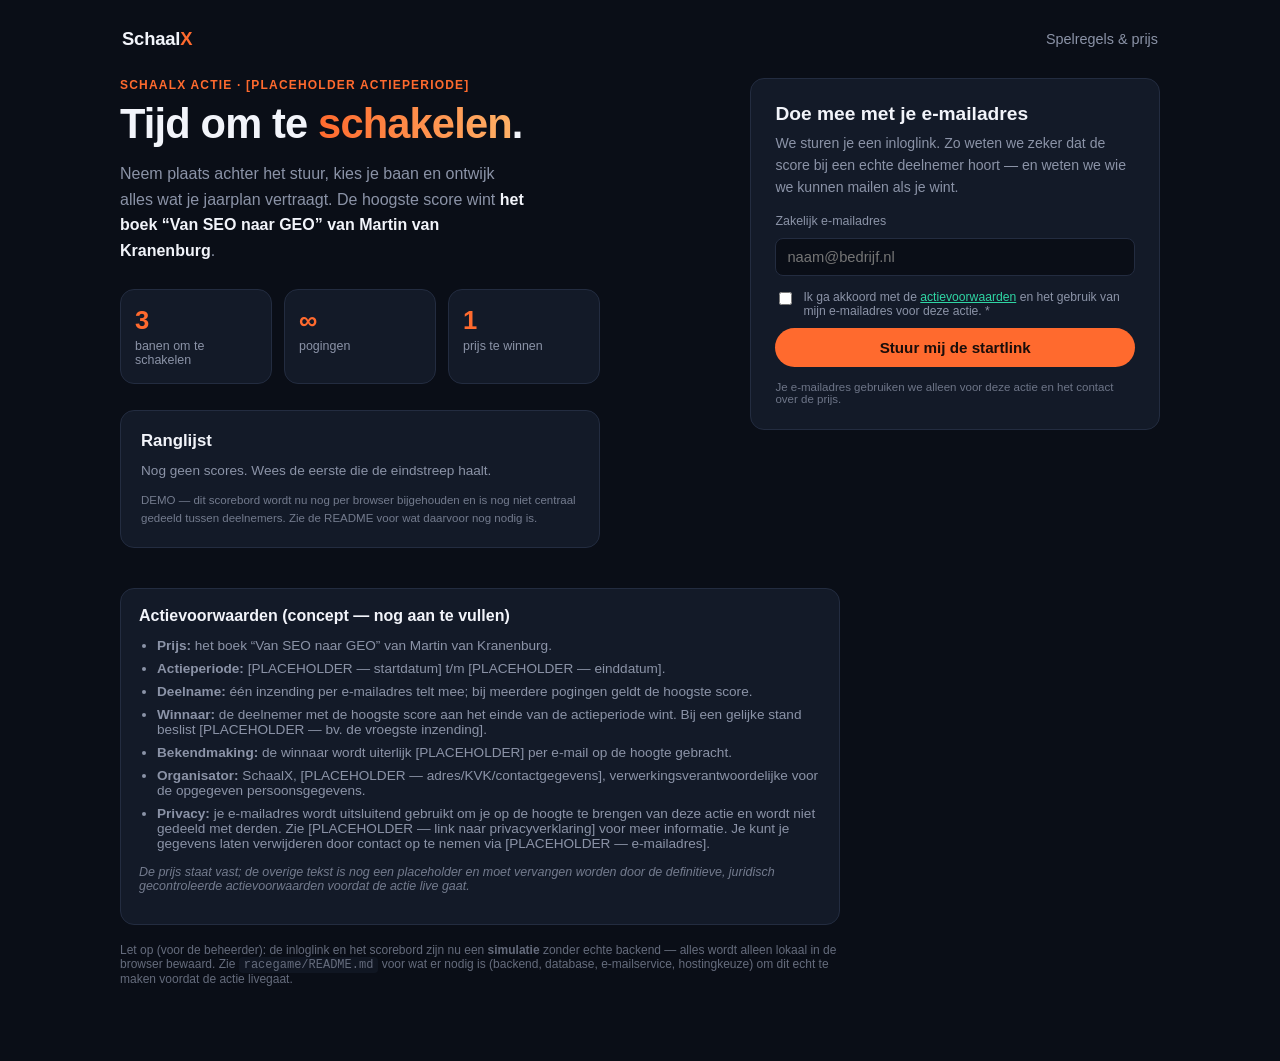
<file: racegame/index.html>
<!DOCTYPE html>
<html lang="nl">
<head>
<meta charset="UTF-8">
<meta name="viewport" content="width=device-width, initial-scale=1, maximum-scale=1, user-scalable=no">
<title>SchaalX — Tijd om te schakelen</title>
<meta name="description" content="Kies je baan, ontwijk de obstakels en race naar de hoogste score. Doe mee met je zakelijke e-mailadres.">
<link rel="stylesheet" href="styles.css">
</head>
<body>

<div class="page">

  <header class="top-nav">
    <div class="logo">Schaal<span class="logo-x">X</span></div>
    <a href="#voorwaarden" class="nav-link">Spelregels &amp; prijs</a>
  </header>

  <!-- ============ VIEW 1: landing + e-mail gate ============ -->
  <section class="view" id="view-landing">
    <div class="hero-grid">

      <div class="hero-copy">
        <p class="eyebrow" id="eyebrow-period">SCHAALX ACTIE &middot; [PLACEHOLDER ACTIEPERIODE]</p>
        <h1>Tijd om te <span class="accent-grad">schakelen</span>.</h1>
        <p class="hero-sub">
          Neem plaats achter het stuur, kies je baan en ontwijk alles wat je
          jaarplan vertraagt. De hoogste score wint
          <strong>het boek &ldquo;Van SEO naar GEO&rdquo; van Martin van Kranenburg</strong>.
        </p>

        <div class="stat-row">
          <div class="stat">
            <span class="stat-num">3</span>
            <span class="stat-label">banen om te schakelen</span>
          </div>
          <div class="stat">
            <span class="stat-num">&infin;</span>
            <span class="stat-label">pogingen</span>
          </div>
          <div class="stat">
            <span class="stat-num">1</span>
            <span class="stat-label">prijs te winnen</span>
          </div>
        </div>

        <div class="leaderboard-card">
          <h2>Ranglijst</h2>
          <ol class="leaderboard-list" id="leaderboard-list"></ol>
          <p class="leaderboard-empty hidden" id="leaderboard-empty">
            Nog geen scores. Wees de eerste die de eindstreep haalt.
          </p>
          <p class="leaderboard-note">
            DEMO &mdash; dit scorebord wordt nu nog per browser bijgehouden en is
            nog niet centraal gedeeld tussen deelnemers. Zie de README voor wat
            daarvoor nog nodig is.
          </p>
        </div>
      </div>

      <div class="gate-card">
        <h2>Doe mee met je e-mailadres</h2>
        <p class="gate-intro">
          We sturen je een inloglink. Zo weten we zeker dat de score bij een
          echte deelnemer hoort &mdash; en weten we wie we kunnen mailen als je wint.
        </p>

        <form id="gate-form" class="gate-form" novalidate>
          <label for="gate-email" class="field-label">Zakelijk e-mailadres</label>
          <input type="email" id="gate-email" name="gate-email" placeholder="naam@bedrijf.nl" required autocomplete="email" maxlength="160">

          <!-- Honeypot: onzichtbaar voor mensen, bots vullen dit vaak automatisch in -->
          <div class="hp-field" aria-hidden="true">
            <label for="gate-website">Website</label>
            <input type="text" id="gate-website" name="gate-website" tabindex="-1" autocomplete="off">
          </div>

          <label class="consent-label">
            <input type="checkbox" id="gate-consent" required>
            <span>Ik ga akkoord met de <a href="#voorwaarden">actievoorwaarden</a> en het gebruik van mijn e-mailadres voor deze actie. *</span>
          </label>

          <p class="form-error hidden" id="gate-error"></p>

          <button type="submit" class="btn btn-primary btn-block" id="btn-gate-submit">Stuur mij de startlink</button>
          <p class="gate-fineprint">Je e-mailadres gebruiken we alleen voor deze actie en het contact over de prijs.</p>
        </form>
      </div>

    </div>
  </section>

  <!-- ============ VIEW 2: "check je inbox" (gesimuleerd) ============ -->
  <section class="view hidden" id="view-checkinbox">
    <div class="narrow-card">
      <h2>Check je inbox</h2>
      <p>We hebben een inloglink gestuurd naar <strong id="checkinbox-email"></strong>.</p>

      <div class="sim-note">
        <p>
          <strong>Simulatiemodus:</strong> er is nog geen echte backend
          gekoppeld, dus er wordt geen echte e-mail verstuurd. Klik hieronder
          om te doen alsof je op de link in je mail hebt geklikt.
        </p>
        <button class="btn btn-primary btn-block" id="btn-sim-verify">Simuleer: link geopend &rarr;</button>
      </div>

      <button class="btn btn-secondary btn-block" id="btn-gate-back">Ander e-mailadres gebruiken</button>
    </div>
  </section>

  <!-- ============ VIEW 3: het spel ============ -->
  <section class="view hidden" id="view-game">
    <div class="game-card">

      <div class="hud">
        <div class="hud-item">
          <span class="hud-label">Score</span>
          <span class="hud-value" id="hud-score">0</span>
        </div>
        <div class="hud-item">
          <span class="hud-label">High score</span>
          <span class="hud-value" id="hud-highscore">0</span>
        </div>
      </div>

      <div class="stage" id="stage">
        <canvas id="game-canvas" width="360" height="560" aria-label="Speelveld van de baanrace game"></canvas>

        <!-- Start overlay -->
        <div class="overlay" id="overlay-start">
          <h2>Klaar voor de start?</h2>
          <p>Wissel van baan en ontwijk de obstakels. Hoe langer je overleeft, hoe hoger je score.</p>
          <p class="controls-hint">
            <strong>Desktop:</strong> pijltjestoetsen of A / D<br>
            <strong>Mobiel:</strong> tik links of rechts van de auto
          </p>
          <button class="btn btn-primary" id="btn-start">Start spel</button>
        </div>

        <!-- Game over overlay -->
        <div class="overlay hidden" id="overlay-gameover">
          <h2>Botsing!</h2>
          <p class="final-score">Je haalde <span id="final-score">0</span> punten.</p>
          <p class="new-record hidden" id="new-record">Nieuw persoonlijk record!</p>
          <p class="leaderboard-status" id="leaderboard-status"></p>

          <div class="form-actions">
            <button class="btn btn-primary" id="btn-again">Opnieuw rijden</button>
            <button class="btn btn-secondary" id="btn-view-leaderboard">Naar de ranglijst</button>
          </div>
        </div>
      </div>

      <!-- Touch controls voor mobiel -->
      <div class="touch-controls" id="touch-controls" aria-hidden="true">
        <button class="touch-btn" id="touch-left" aria-label="Naar links">&#9664;</button>
        <button class="touch-btn" id="touch-right" aria-label="Naar rechts">&#9654;</button>
      </div>

    </div>
  </section>

  <section class="terms" id="voorwaarden">
    <h2>Actievoorwaarden (concept &mdash; nog aan te vullen)</h2>
    <ul>
      <li><strong>Prijs:</strong> het boek &ldquo;Van SEO naar GEO&rdquo; van Martin van Kranenburg.</li>
      <li><strong>Actieperiode:</strong> [PLACEHOLDER &mdash; startdatum] t/m [PLACEHOLDER &mdash; einddatum].</li>
      <li><strong>Deelname:</strong> één inzending per e-mailadres telt mee; bij meerdere pogingen geldt de hoogste score.</li>
      <li><strong>Winnaar:</strong> de deelnemer met de hoogste score aan het einde van de actieperiode wint. Bij een gelijke stand beslist [PLACEHOLDER &mdash; bv. de vroegste inzending].</li>
      <li><strong>Bekendmaking:</strong> de winnaar wordt uiterlijk [PLACEHOLDER] per e-mail op de hoogte gebracht.</li>
      <li><strong>Organisator:</strong> SchaalX, [PLACEHOLDER &mdash; adres/KVK/contactgegevens], verwerkingsverantwoordelijke voor de opgegeven persoonsgegevens.</li>
      <li><strong>Privacy:</strong> je e-mailadres wordt uitsluitend gebruikt om je op de hoogte te brengen van deze actie en wordt niet gedeeld met derden. Zie [PLACEHOLDER &mdash; link naar privacyverklaring] voor meer informatie. Je kunt je gegevens laten verwijderen door contact op te nemen via [PLACEHOLDER &mdash; e-mailadres].</li>
    </ul>
    <p class="terms-note">De prijs staat vast; de overige tekst is nog een placeholder en moet vervangen worden door de definitieve, juridisch gecontroleerde actievoorwaarden voordat de actie live gaat.</p>
  </section>

  <p class="tech-note" id="tech-note">
    Let op (voor de beheerder): de inloglink en het scorebord zijn nu een
    <strong>simulatie</strong> zonder echte backend &mdash; alles wordt alleen lokaal
    in de browser bewaard. Zie <code>racegame/README.md</code> voor wat er
    nodig is (backend, database, e-mailservice, hostingkeuze) om dit echt te
    maken voordat de actie livegaat.
  </p>

</div>

<script src="script.js"></script>
</body>
</html>
</file>
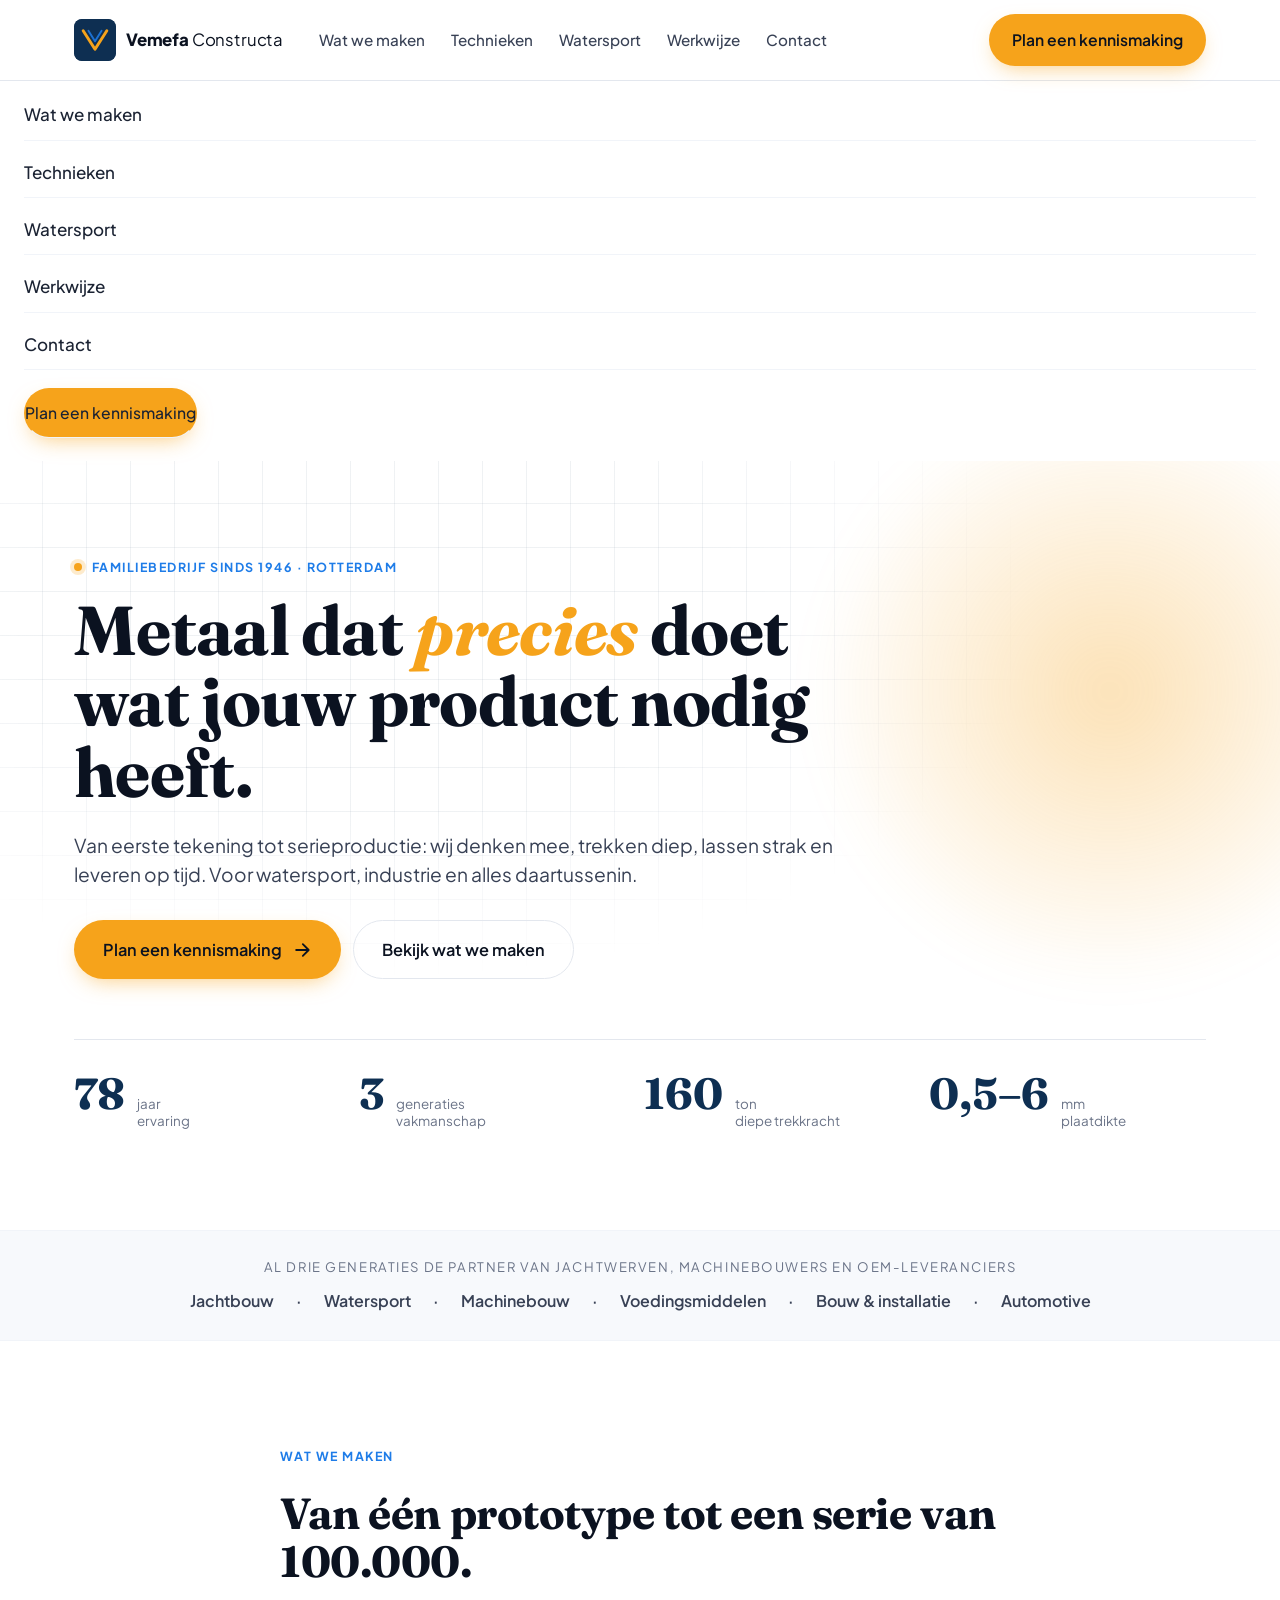
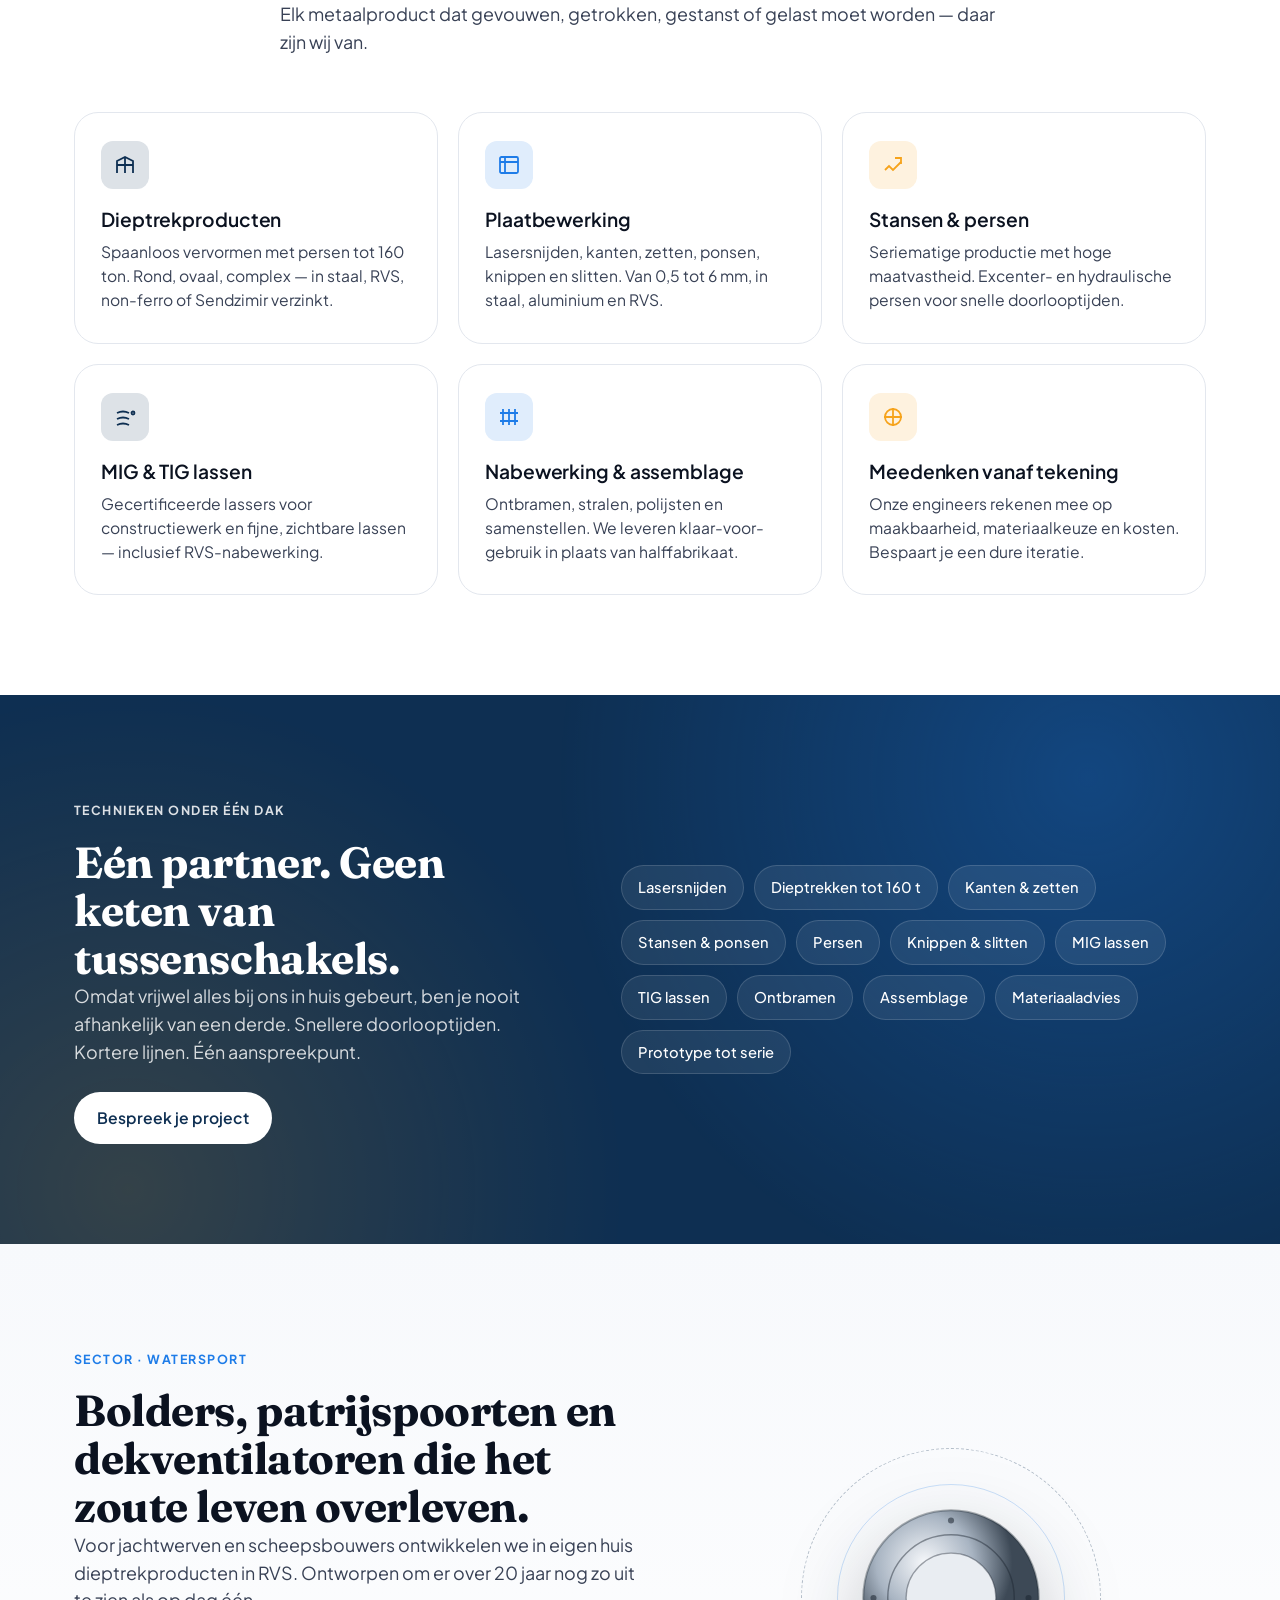
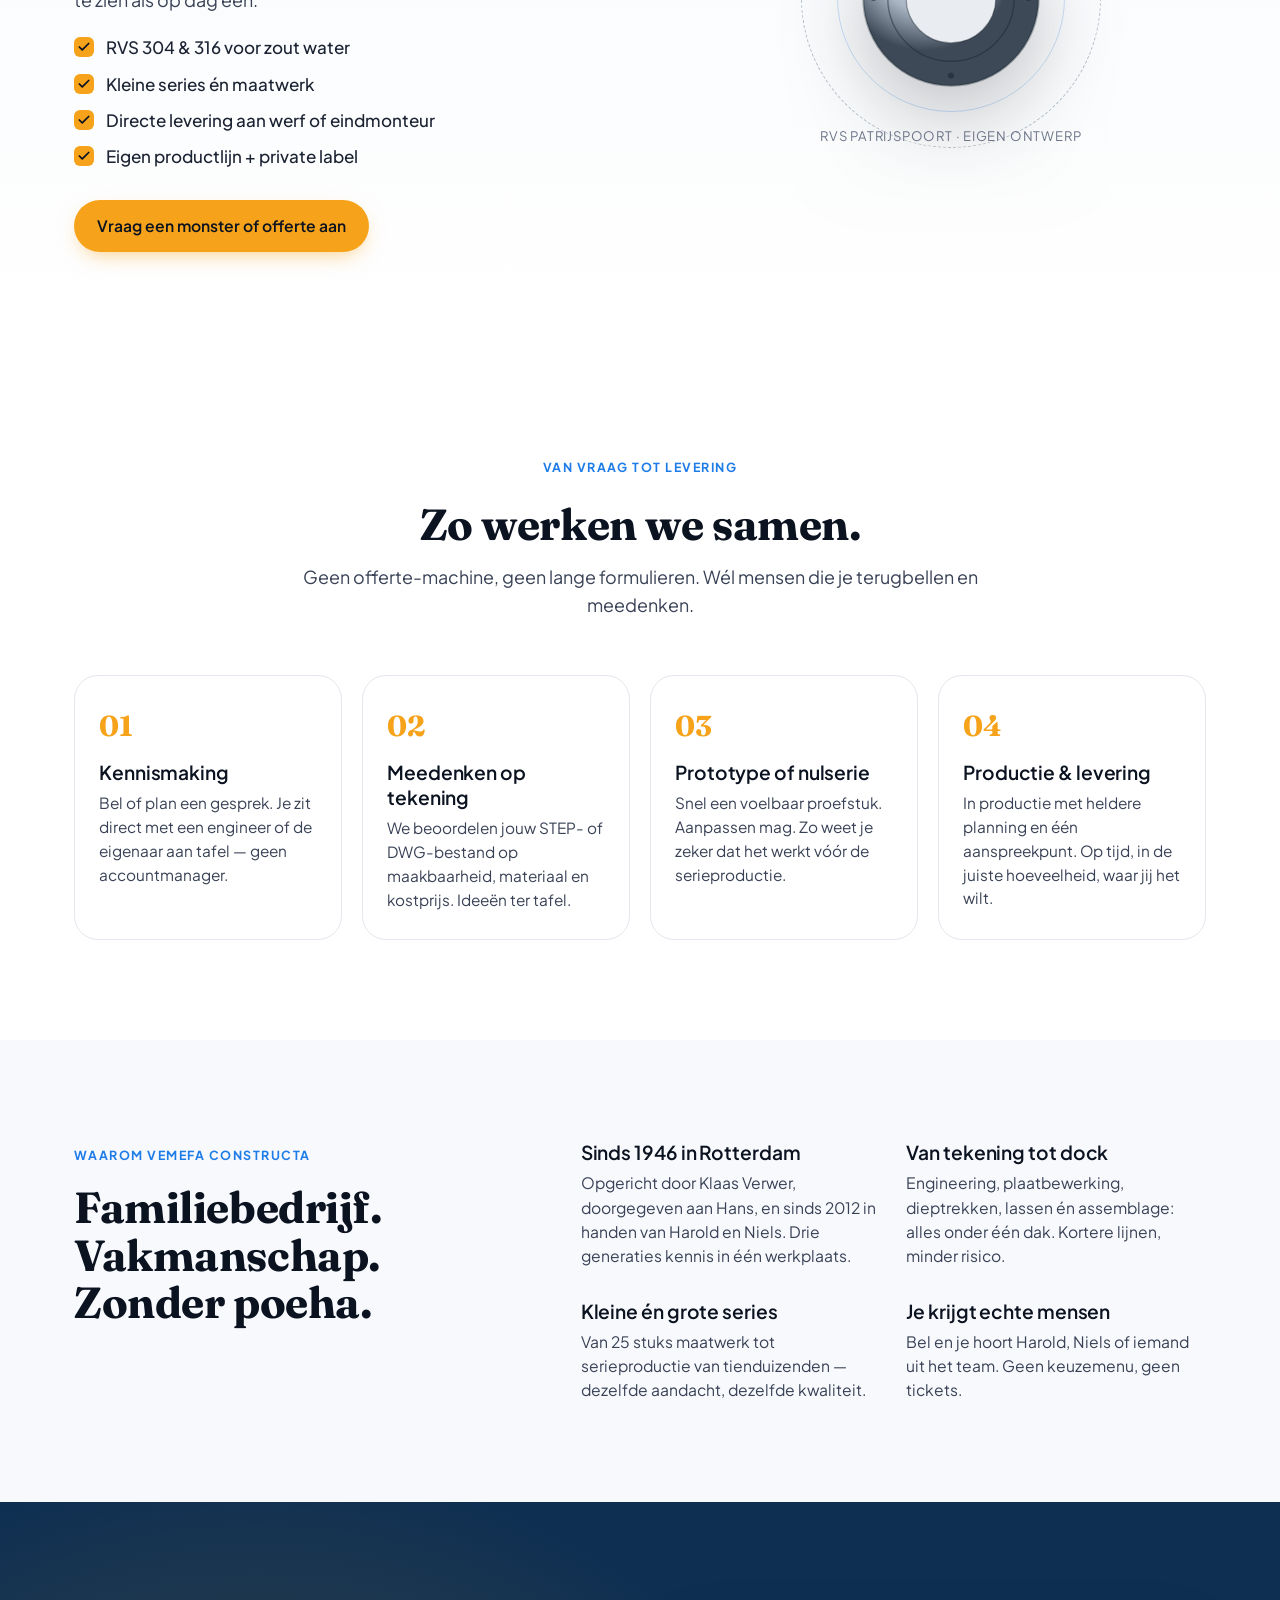
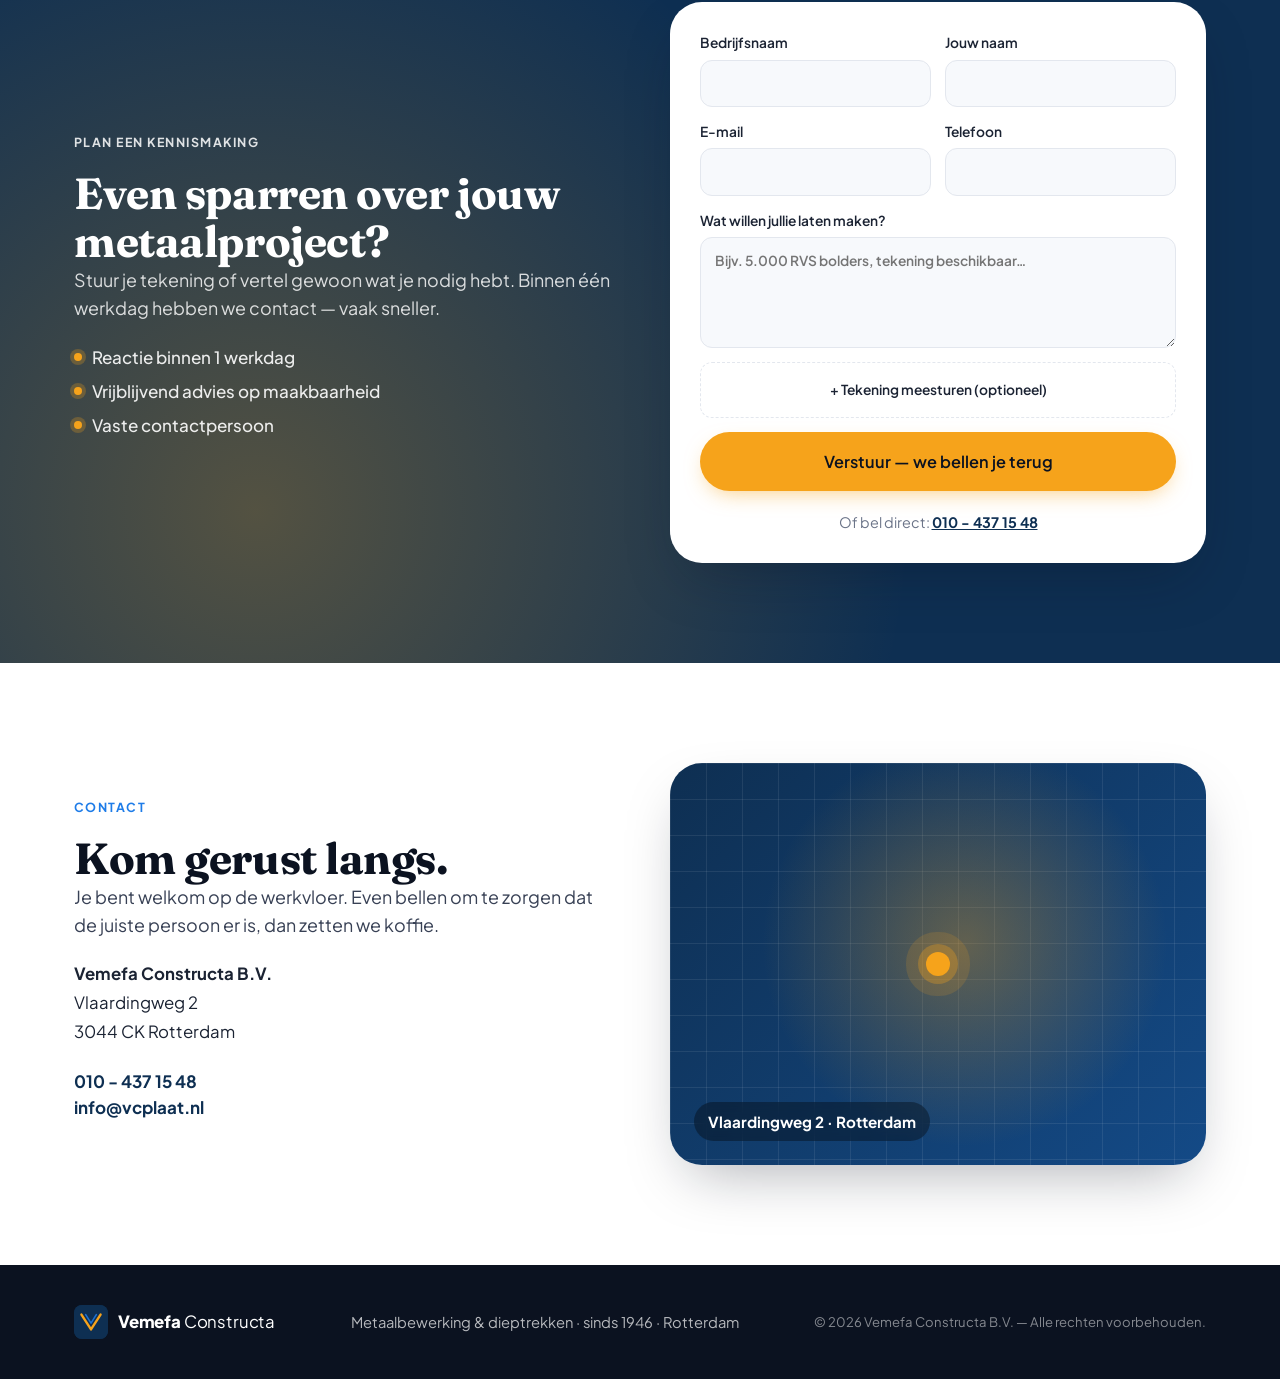
<file: site/index.html>
<!doctype html>
<html lang="nl">
<head>
<meta charset="utf-8">
<meta name="viewport" content="width=device-width,initial-scale=1">
<title>Vemefa Constructa — Metaalbewerking & dieptrekken uit Rotterdam sinds 1946</title>
<meta name="description" content="Familiebedrijf voor plaatbewerking, dieptrekken en watersport-metaalwerk. Denk mee vanaf tekening, lever binnen deadline. Plan een kennismaking.">
<link rel="preconnect" href="https://fonts.googleapis.com">
<link rel="preconnect" href="https://fonts.gstatic.com" crossorigin>
<link href="https://fonts.googleapis.com/css2?family=Plus+Jakarta+Sans:wght@400;500;600;700;800&family=Fraunces:opsz,wght@9..144,500;9..144,700&display=swap" rel="stylesheet">
<link rel="stylesheet" href="styles.css">
</head>
<body>

<header class="nav">
  <div class="nav__inner container">
    <a href="#top" class="brand" aria-label="Vemefa Constructa — home">
      <img src="assets/logo.svg" alt="" class="brand__mark" width="42" height="42">
      <span class="brand__word"><strong>Vemefa</strong> Constructa</span>
    </a>
    <nav class="nav__links" aria-label="Hoofdmenu">
      <a href="#werk">Wat we maken</a>
      <a href="#technieken">Technieken</a>
      <a href="#watersport">Watersport</a>
      <a href="#werkwijze">Werkwijze</a>
      <a href="#contact">Contact</a>
    </nav>
    <a href="#afspraak" class="btn btn--primary nav__cta">Plan een kennismaking</a>
    <button class="nav__toggle" aria-label="Menu openen" aria-controls="mobile-menu" aria-expanded="false">
      <span></span><span></span><span></span>
    </button>
  </div>
  <div id="mobile-menu" class="nav__mobile" hidden>
    <a href="#werk">Wat we maken</a>
    <a href="#technieken">Technieken</a>
    <a href="#watersport">Watersport</a>
    <a href="#werkwijze">Werkwijze</a>
    <a href="#contact">Contact</a>
    <a href="#afspraak" class="btn btn--primary">Plan een kennismaking</a>
  </div>
</header>

<main id="top">

  <!-- HERO -->
  <section class="hero">
    <div class="hero__bg" aria-hidden="true">
      <div class="hero__grid"></div>
      <div class="hero__glow"></div>
    </div>
    <div class="container hero__inner">
      <p class="eyebrow"><span class="dot"></span> Familiebedrijf sinds 1946 · Rotterdam</p>
      <h1 class="hero__title">
        Metaal dat <span class="ink">precies</span> doet<br>
        wat jouw product nodig heeft.
      </h1>
      <p class="hero__lede">
        Van eerste tekening tot serieproductie: wij denken mee, trekken diep,
        lassen strak en leveren op tijd. Voor watersport, industrie en alles
        daartussenin.
      </p>
      <div class="hero__cta">
        <a href="#afspraak" class="btn btn--primary btn--lg">
          Plan een kennismaking
          <svg width="20" height="20" viewBox="0 0 24 24" fill="none" stroke="currentColor" stroke-width="2.2" stroke-linecap="round" stroke-linejoin="round"><path d="M5 12h14M13 5l7 7-7 7"/></svg>
        </a>
        <a href="#werk" class="btn btn--ghost btn--lg">Bekijk wat we maken</a>
      </div>

      <ul class="stats" role="list">
        <li><span class="stats__num" data-count="78">78</span><span class="stats__label">jaar<br>ervaring</span></li>
        <li><span class="stats__num" data-count="3">3</span><span class="stats__label">generaties<br>vakmanschap</span></li>
        <li><span class="stats__num" data-count="160">160</span><span class="stats__label">ton<br>diepe trekkracht</span></li>
        <li><span class="stats__num" data-count="0.5">0,5–6</span><span class="stats__label">mm<br>plaatdikte</span></li>
      </ul>
    </div>
  </section>

  <!-- LOGOWALL / VERTROUWEN -->
  <section class="trust">
    <div class="container">
      <p class="trust__label">Al drie generaties de partner van jachtwerven, machinebouwers en OEM-leveranciers</p>
      <div class="trust__row" aria-hidden="true">
        <span>Jachtbouw</span><span>·</span>
        <span>Watersport</span><span>·</span>
        <span>Machinebouw</span><span>·</span>
        <span>Voedingsmiddelen</span><span>·</span>
        <span>Bouw &amp; installatie</span><span>·</span>
        <span>Automotive</span>
      </div>
    </div>
  </section>

  <!-- WAT WE MAKEN -->
  <section id="werk" class="section">
    <div class="container">
      <header class="section__head">
        <p class="eyebrow">Wat we maken</p>
        <h2>Van één prototype tot een serie van 100.000.</h2>
        <p class="lede">Elk metaalproduct dat gevouwen, getrokken, gestanst of gelast moet worden — daar zijn wij van.</p>
      </header>

      <div class="cards">
        <article class="card">
          <div class="card__icon" style="--tint:var(--brand-primary)">
            <svg viewBox="0 0 24 24" fill="none" stroke="currentColor" stroke-width="1.8"><path d="M4 20V8l8-4 8 4v12"/><path d="M4 12h16"/><path d="M12 4v16"/></svg>
          </div>
          <h3>Dieptrekproducten</h3>
          <p>Spaanloos vervormen met persen tot 160 ton. Rond, ovaal, complex — in staal, RVS, non-ferro of Sendzimir verzinkt.</p>
        </article>
        <article class="card">
          <div class="card__icon" style="--tint:var(--brand-secondary)">
            <svg viewBox="0 0 24 24" fill="none" stroke="currentColor" stroke-width="1.8"><rect x="3" y="4" width="18" height="16" rx="1.5"/><path d="M3 9h18M8 4v16"/></svg>
          </div>
          <h3>Plaatbewerking</h3>
          <p>Lasersnijden, kanten, zetten, ponsen, knippen en slitten. Van 0,5 tot 6 mm, in staal, aluminium en RVS.</p>
        </article>
        <article class="card">
          <div class="card__icon" style="--tint:var(--brand-tertiary)">
            <svg viewBox="0 0 24 24" fill="none" stroke="currentColor" stroke-width="1.8"><path d="M4 17l4-4 4 4 8-8"/><path d="M14 5h6v6"/></svg>
          </div>
          <h3>Stansen &amp; persen</h3>
          <p>Seriematige productie met hoge maatvastheid. Excenter- en hydraulische persen voor snelle doorlooptijden.</p>
        </article>
        <article class="card">
          <div class="card__icon" style="--tint:var(--brand-primary)">
            <svg viewBox="0 0 24 24" fill="none" stroke="currentColor" stroke-width="1.8"><path d="M4 20c4-2 8-2 12 0"/><path d="M4 14c4-2 8-2 12 0"/><path d="M4 8c4-2 8-2 12 0"/><circle cx="20" cy="8" r="1.5"/></svg>
          </div>
          <h3>MIG &amp; TIG lassen</h3>
          <p>Gecertificeerde lassers voor constructiewerk en fijne, zichtbare lassen — inclusief RVS-nabewerking.</p>
        </article>
        <article class="card">
          <div class="card__icon" style="--tint:var(--brand-secondary)">
            <svg viewBox="0 0 24 24" fill="none" stroke="currentColor" stroke-width="1.8"><path d="M6 4v16"/><path d="M12 4v16"/><path d="M18 4v16"/><path d="M3 8h18M3 16h18"/></svg>
          </div>
          <h3>Nabewerking &amp; assemblage</h3>
          <p>Ontbramen, stralen, polijsten en samenstellen. We leveren klaar-voor-gebruik in plaats van halffabrikaat.</p>
        </article>
        <article class="card">
          <div class="card__icon" style="--tint:var(--brand-tertiary)">
            <svg viewBox="0 0 24 24" fill="none" stroke="currentColor" stroke-width="1.8"><path d="M12 3v18M3 12h18"/><circle cx="12" cy="12" r="8"/></svg>
          </div>
          <h3>Meedenken vanaf tekening</h3>
          <p>Onze engineers rekenen mee op maakbaarheid, materiaalkeuze en kosten. Bespaart je een dure iteratie.</p>
        </article>
      </div>
    </div>
  </section>

  <!-- TECHNIEKEN STRIP -->
  <section id="technieken" class="techniques">
    <div class="container">
      <div class="techniques__grid">
        <div>
          <p class="eyebrow eyebrow--light">Technieken onder één dak</p>
          <h2 class="techniques__title">Eén partner. Geen keten van tussenschakels.</h2>
          <p class="lede lede--light">Omdat vrijwel alles bij ons in huis gebeurt, ben je nooit afhankelijk van een derde. Snellere doorlooptijden. Kortere lijnen. Één aanspreekpunt.</p>
          <a href="#afspraak" class="btn btn--white">Bespreek je project</a>
        </div>
        <ul class="chips" role="list">
          <li>Lasersnijden</li>
          <li>Dieptrekken tot 160 t</li>
          <li>Kanten &amp; zetten</li>
          <li>Stansen &amp; ponsen</li>
          <li>Persen</li>
          <li>Knippen &amp; slitten</li>
          <li>MIG lassen</li>
          <li>TIG lassen</li>
          <li>Ontbramen</li>
          <li>Assemblage</li>
          <li>Materiaaladvies</li>
          <li>Prototype tot serie</li>
        </ul>
      </div>
    </div>
  </section>

  <!-- WATERSPORT SPOTLIGHT -->
  <section id="watersport" class="spotlight">
    <div class="container spotlight__inner">
      <div class="spotlight__copy">
        <p class="eyebrow">Sector · Watersport</p>
        <h2>Bolders, patrijspoorten en dekventilatoren die het zoute leven overleven.</h2>
        <p class="lede">Voor jachtwerven en scheepsbouwers ontwikkelen we in eigen huis dieptrekproducten in RVS. Ontworpen om er over 20 jaar nog zo uit te zien als op dag één.</p>
        <ul class="ticks" role="list">
          <li>RVS 304 &amp; 316 voor zout water</li>
          <li>Kleine series én maatwerk</li>
          <li>Directe levering aan werf of eindmonteur</li>
          <li>Eigen productlijn + private label</li>
        </ul>
        <a href="#afspraak" class="btn btn--primary">Vraag een monster of offerte aan</a>
      </div>
      <div class="spotlight__visual" aria-hidden="true">
        <div class="spotlight__ring"></div>
        <div class="spotlight__ring spotlight__ring--2"></div>
        <div class="spotlight__product">
          <svg viewBox="0 0 200 200" width="100%" height="100%">
            <defs>
              <radialGradient id="metal" cx="35%" cy="30%">
                <stop offset="0%" stop-color="#f6f8fb"/>
                <stop offset="55%" stop-color="#a8b4c2"/>
                <stop offset="100%" stop-color="#3d4956"/>
              </radialGradient>
            </defs>
            <circle cx="100" cy="100" r="86" fill="url(#metal)"/>
            <circle cx="100" cy="100" r="86" fill="none" stroke="#1c2530" stroke-width="2" opacity=".35"/>
            <circle cx="100" cy="100" r="62" fill="none" stroke="#1c2530" stroke-width="1.4" opacity=".45"/>
            <circle cx="100" cy="100" r="44" fill="#e9edf2"/>
            <circle cx="100" cy="100" r="44" fill="none" stroke="#1c2530" stroke-width="1.2" opacity=".4"/>
            <g fill="#1c2530" opacity=".55">
              <circle cx="100" cy="24"  r="3"/>
              <circle cx="176" cy="100" r="3"/>
              <circle cx="100" cy="176" r="3"/>
              <circle cx="24"  cy="100" r="3"/>
            </g>
          </svg>
          <span class="spotlight__caption">RVS patrijspoort · eigen ontwerp</span>
        </div>
      </div>
    </div>
  </section>

  <!-- WERKWIJZE -->
  <section id="werkwijze" class="section">
    <div class="container">
      <header class="section__head section__head--center">
        <p class="eyebrow">Van vraag tot levering</p>
        <h2>Zo werken we samen.</h2>
        <p class="lede">Geen offerte-machine, geen lange formulieren. Wél mensen die je terugbellen en meedenken.</p>
      </header>

      <ol class="steps" role="list">
        <li class="step">
          <span class="step__num">01</span>
          <h3>Kennismaking</h3>
          <p>Bel of plan een gesprek. Je zit direct met een engineer of de eigenaar aan tafel — geen accountmanager.</p>
        </li>
        <li class="step">
          <span class="step__num">02</span>
          <h3>Meedenken op tekening</h3>
          <p>We beoordelen jouw STEP- of DWG-bestand op maakbaarheid, materiaal en kostprijs. Ideeën ter tafel.</p>
        </li>
        <li class="step">
          <span class="step__num">03</span>
          <h3>Prototype of nulserie</h3>
          <p>Snel een voelbaar proefstuk. Aanpassen mag. Zo weet je zeker dat het werkt vóór de serieproductie.</p>
        </li>
        <li class="step">
          <span class="step__num">04</span>
          <h3>Productie &amp; levering</h3>
          <p>In productie met heldere planning en één aanspreekpunt. Op tijd, in de juiste hoeveelheid, waar jij het wilt.</p>
        </li>
      </ol>
    </div>
  </section>

  <!-- WAAROM -->
  <section class="why">
    <div class="container why__grid">
      <div class="why__intro">
        <p class="eyebrow">Waarom Vemefa Constructa</p>
        <h2>Familiebedrijf. Vakmanschap. Zonder poeha.</h2>
      </div>
      <div class="why__points">
        <div>
          <h3>Sinds 1946 in Rotterdam</h3>
          <p>Opgericht door Klaas Verwer, doorgegeven aan Hans, en sinds 2012 in handen van Harold en Niels. Drie generaties kennis in één werkplaats.</p>
        </div>
        <div>
          <h3>Van tekening tot dock</h3>
          <p>Engineering, plaatbewerking, dieptrekken, lassen én assemblage: alles onder één dak. Kortere lijnen, minder risico.</p>
        </div>
        <div>
          <h3>Kleine én grote series</h3>
          <p>Van 25 stuks maatwerk tot serieproductie van tienduizenden — dezelfde aandacht, dezelfde kwaliteit.</p>
        </div>
        <div>
          <h3>Je krijgt echte mensen</h3>
          <p>Bel en je hoort Harold, Niels of iemand uit het team. Geen keuzemenu, geen tickets.</p>
        </div>
      </div>
    </div>
  </section>

  <!-- CTA / AFSPRAAK -->
  <section id="afspraak" class="cta">
    <div class="container cta__inner">
      <div>
        <p class="eyebrow eyebrow--light">Plan een kennismaking</p>
        <h2>Even sparren over jouw metaalproject?</h2>
        <p class="lede lede--light">Stuur je tekening of vertel gewoon wat je nodig hebt. Binnen één werkdag hebben we contact — vaak sneller.</p>
        <ul class="cta__perks" role="list">
          <li>Reactie binnen 1 werkdag</li>
          <li>Vrijblijvend advies op maakbaarheid</li>
          <li>Vaste contactpersoon</li>
        </ul>
      </div>
      <form class="form" id="contactForm" novalidate>
        <div class="form__row">
          <label>Bedrijfsnaam
            <input name="company" required autocomplete="organization">
          </label>
          <label>Jouw naam
            <input name="name" required autocomplete="name">
          </label>
        </div>
        <div class="form__row">
          <label>E-mail
            <input type="email" name="email" required autocomplete="email">
          </label>
          <label>Telefoon
            <input type="tel" name="phone" autocomplete="tel">
          </label>
        </div>
        <label>Wat willen jullie laten maken?
          <textarea name="message" rows="4" placeholder="Bijv. 5.000 RVS bolders, tekening beschikbaar…" required></textarea>
        </label>
        <label class="upload">
          <input type="file" name="file" accept=".pdf,.dwg,.step,.stp,.igs,.iges,.zip">
          <span>+ Tekening meesturen (optioneel)</span>
        </label>
        <button type="submit" class="btn btn--primary btn--lg btn--block">
          Verstuur — we bellen je terug
        </button>
        <p class="form__note">Of bel direct: <a href="tel:+31104371548">010 - 437 15 48</a></p>
      </form>
    </div>
  </section>

  <!-- CONTACT -->
  <section id="contact" class="contact">
    <div class="container contact__grid">
      <div>
        <p class="eyebrow">Contact</p>
        <h2>Kom gerust langs.</h2>
        <p class="lede">Je bent welkom op de werkvloer. Even bellen om te zorgen dat de juiste persoon er is, dan zetten we koffie.</p>
        <address class="contact__addr">
          <strong>Vemefa Constructa B.V.</strong><br>
          Vlaardingweg 2<br>
          3044 CK Rotterdam
        </address>
        <p class="contact__lines">
          <a href="tel:+31104371548">010 - 437 15 48</a><br>
          <a href="mailto:info@vcplaat.nl">info@vcplaat.nl</a>
        </p>
      </div>
      <div class="map" aria-hidden="true">
        <div class="map__pin"></div>
        <span class="map__label">Vlaardingweg 2 · Rotterdam</span>
      </div>
    </div>
  </section>
</main>

<footer class="foot">
  <div class="container foot__inner">
    <div class="brand">
      <img src="assets/logo.svg" alt="" class="brand__mark" width="34" height="34">
      <span class="brand__word"><strong>Vemefa</strong> Constructa</span>
    </div>
    <p class="foot__tag">Metaalbewerking &amp; dieptrekken · sinds 1946 · Rotterdam</p>
    <p class="foot__legal">© <span id="year">2026</span> Vemefa Constructa B.V. — Alle rechten voorbehouden.</p>
  </div>
</footer>

<script src="script.js" defer></script>
</body>
</html>
</file>
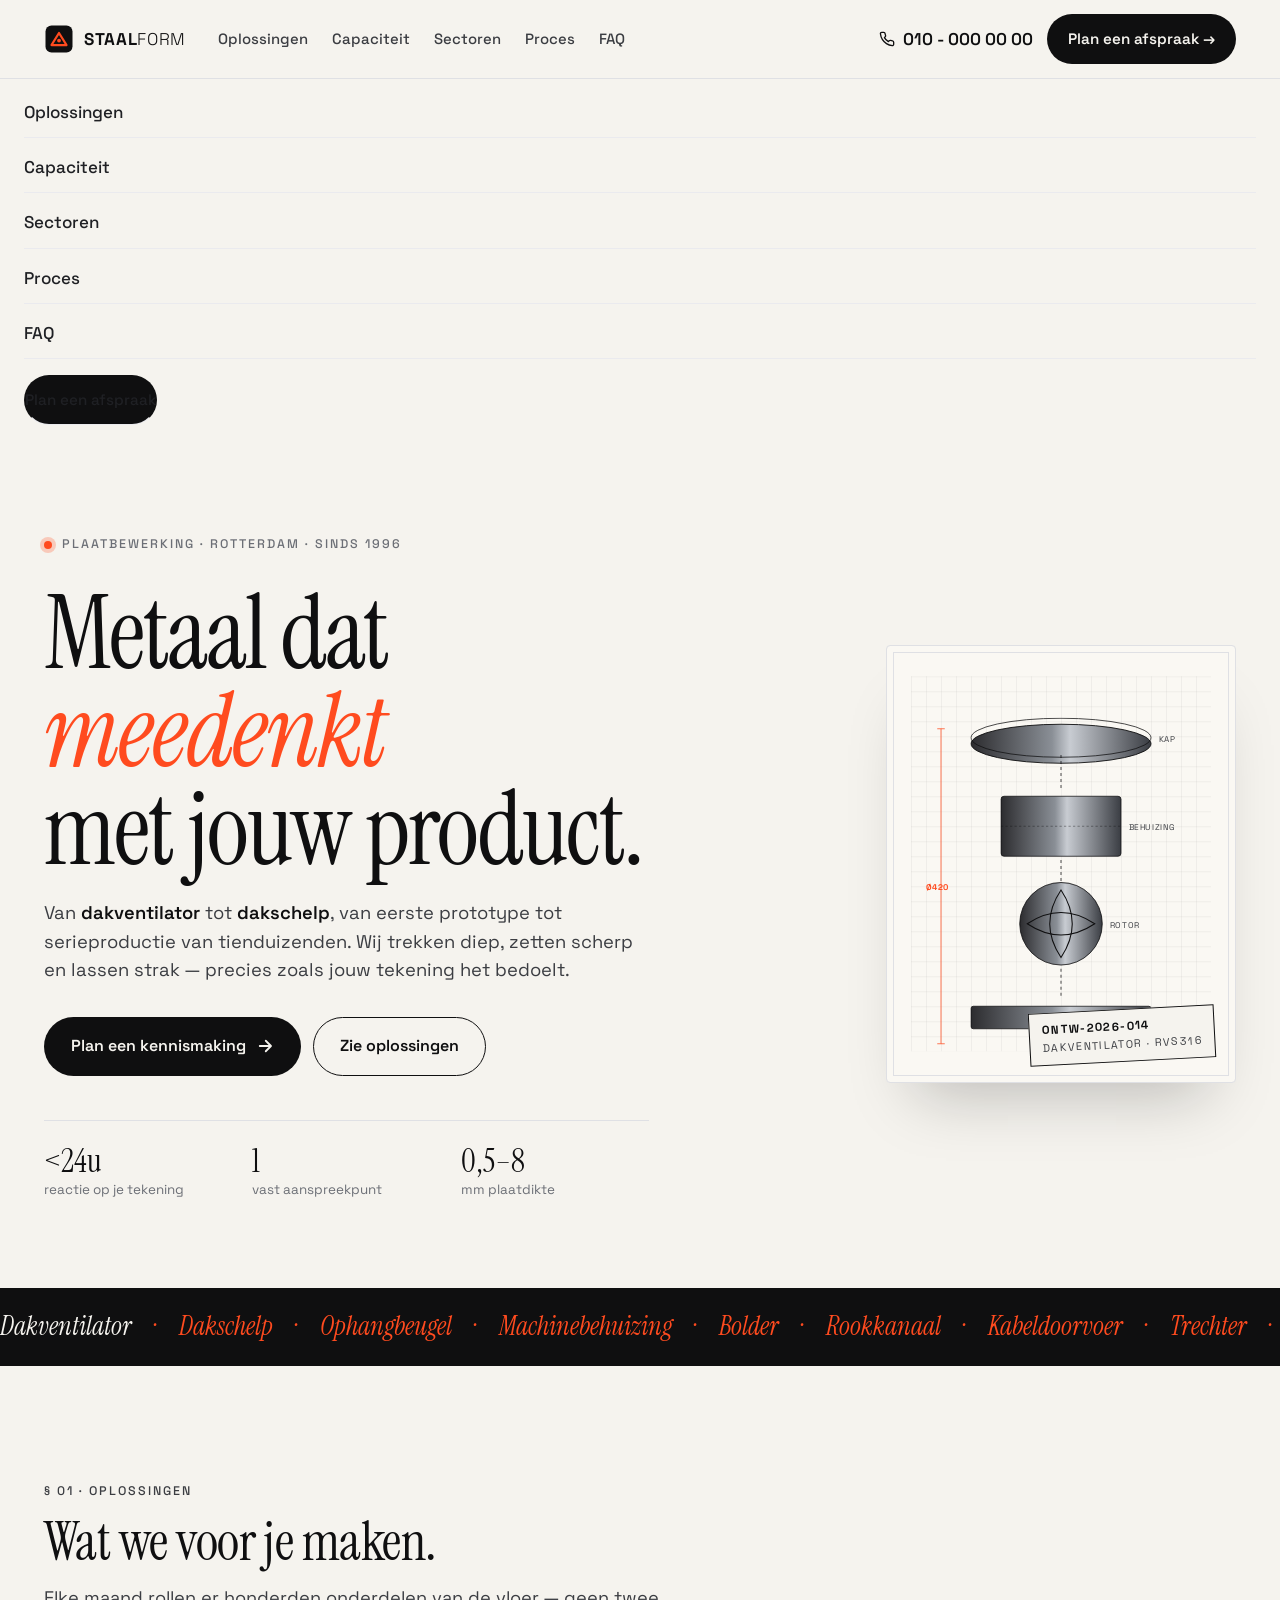
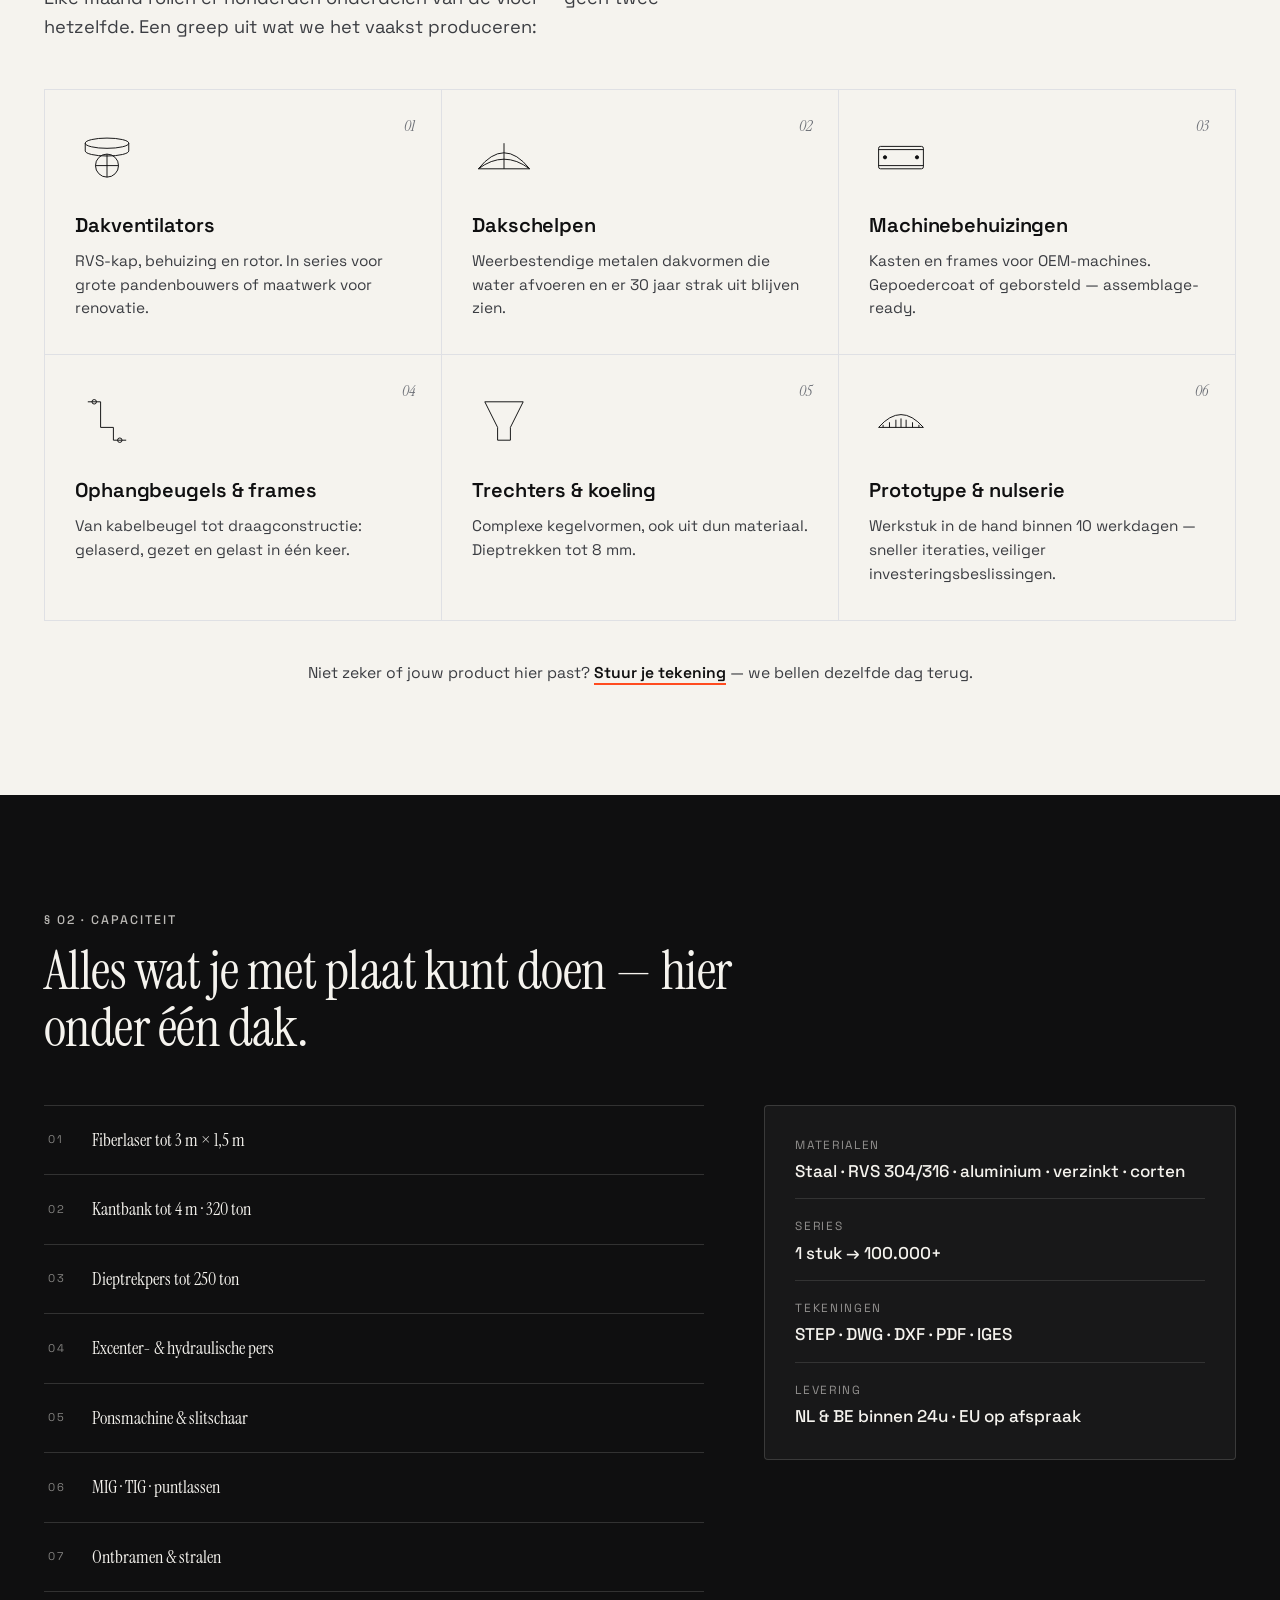
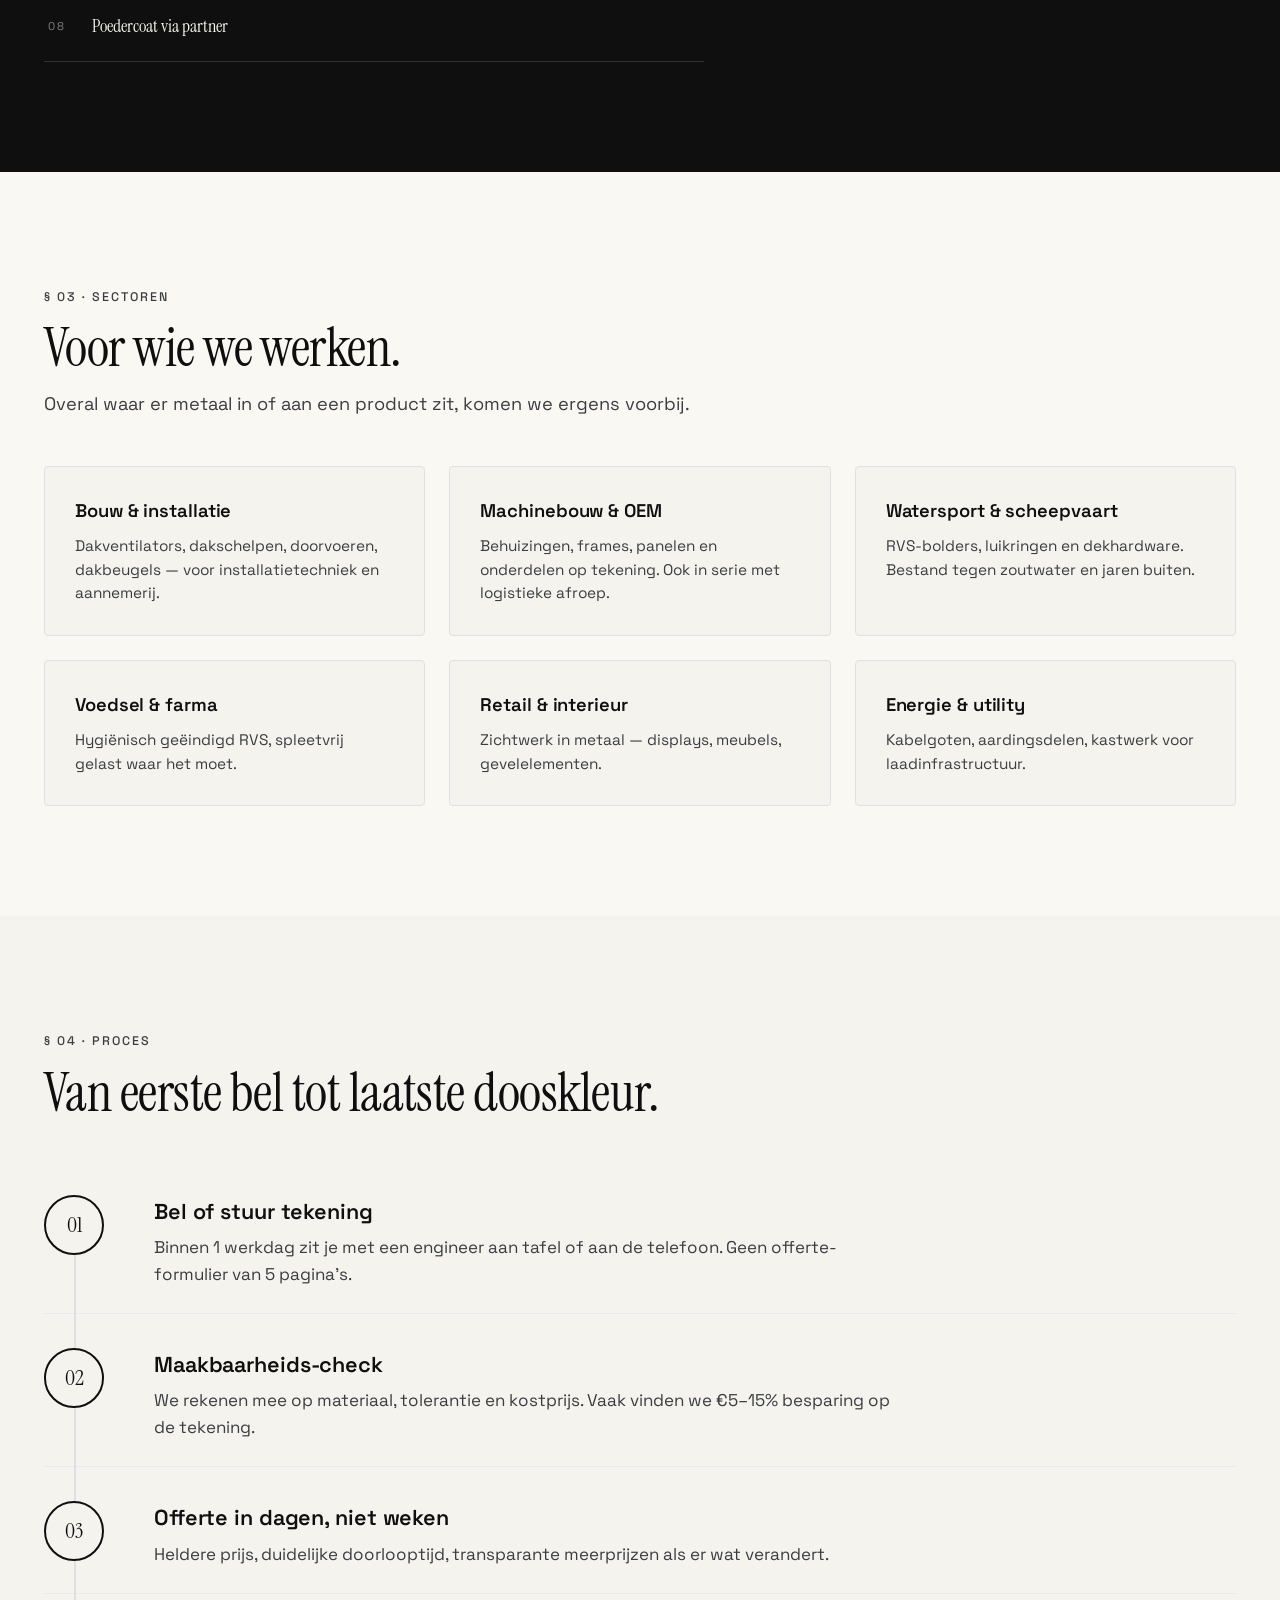
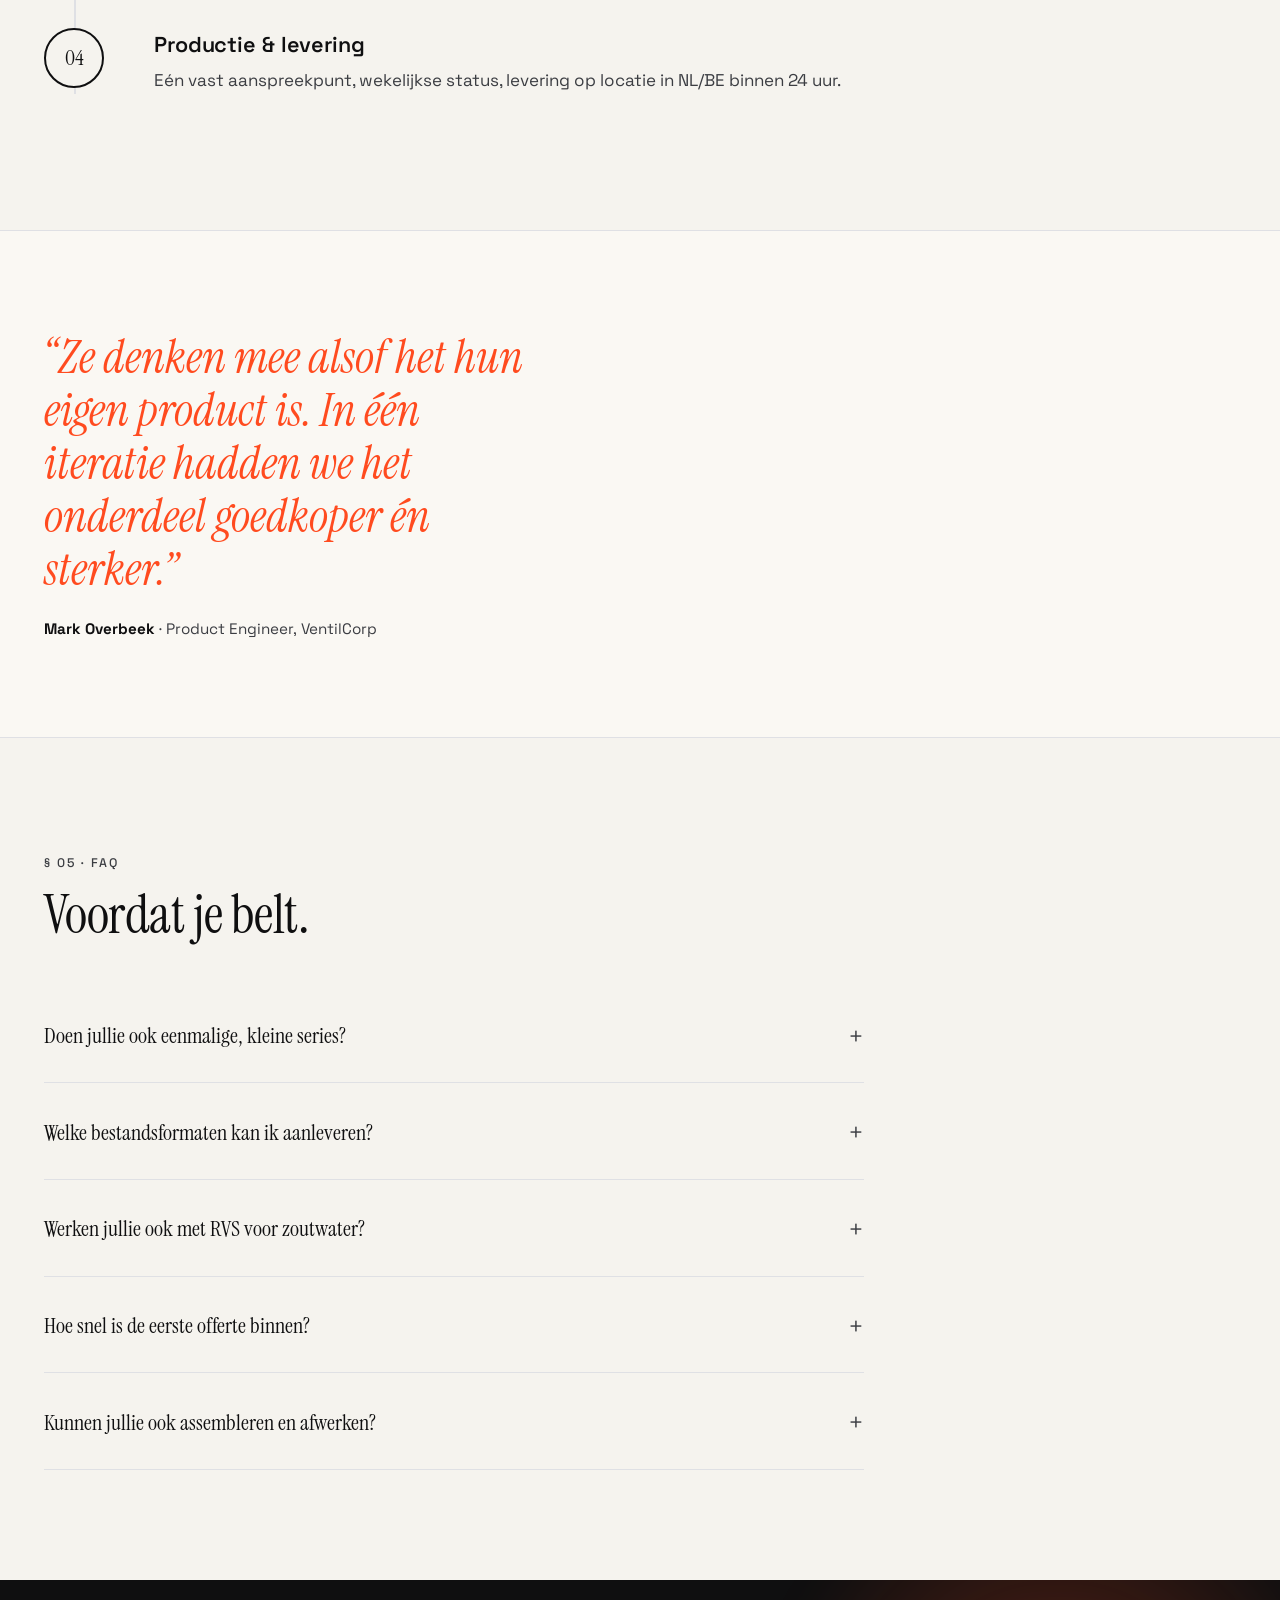
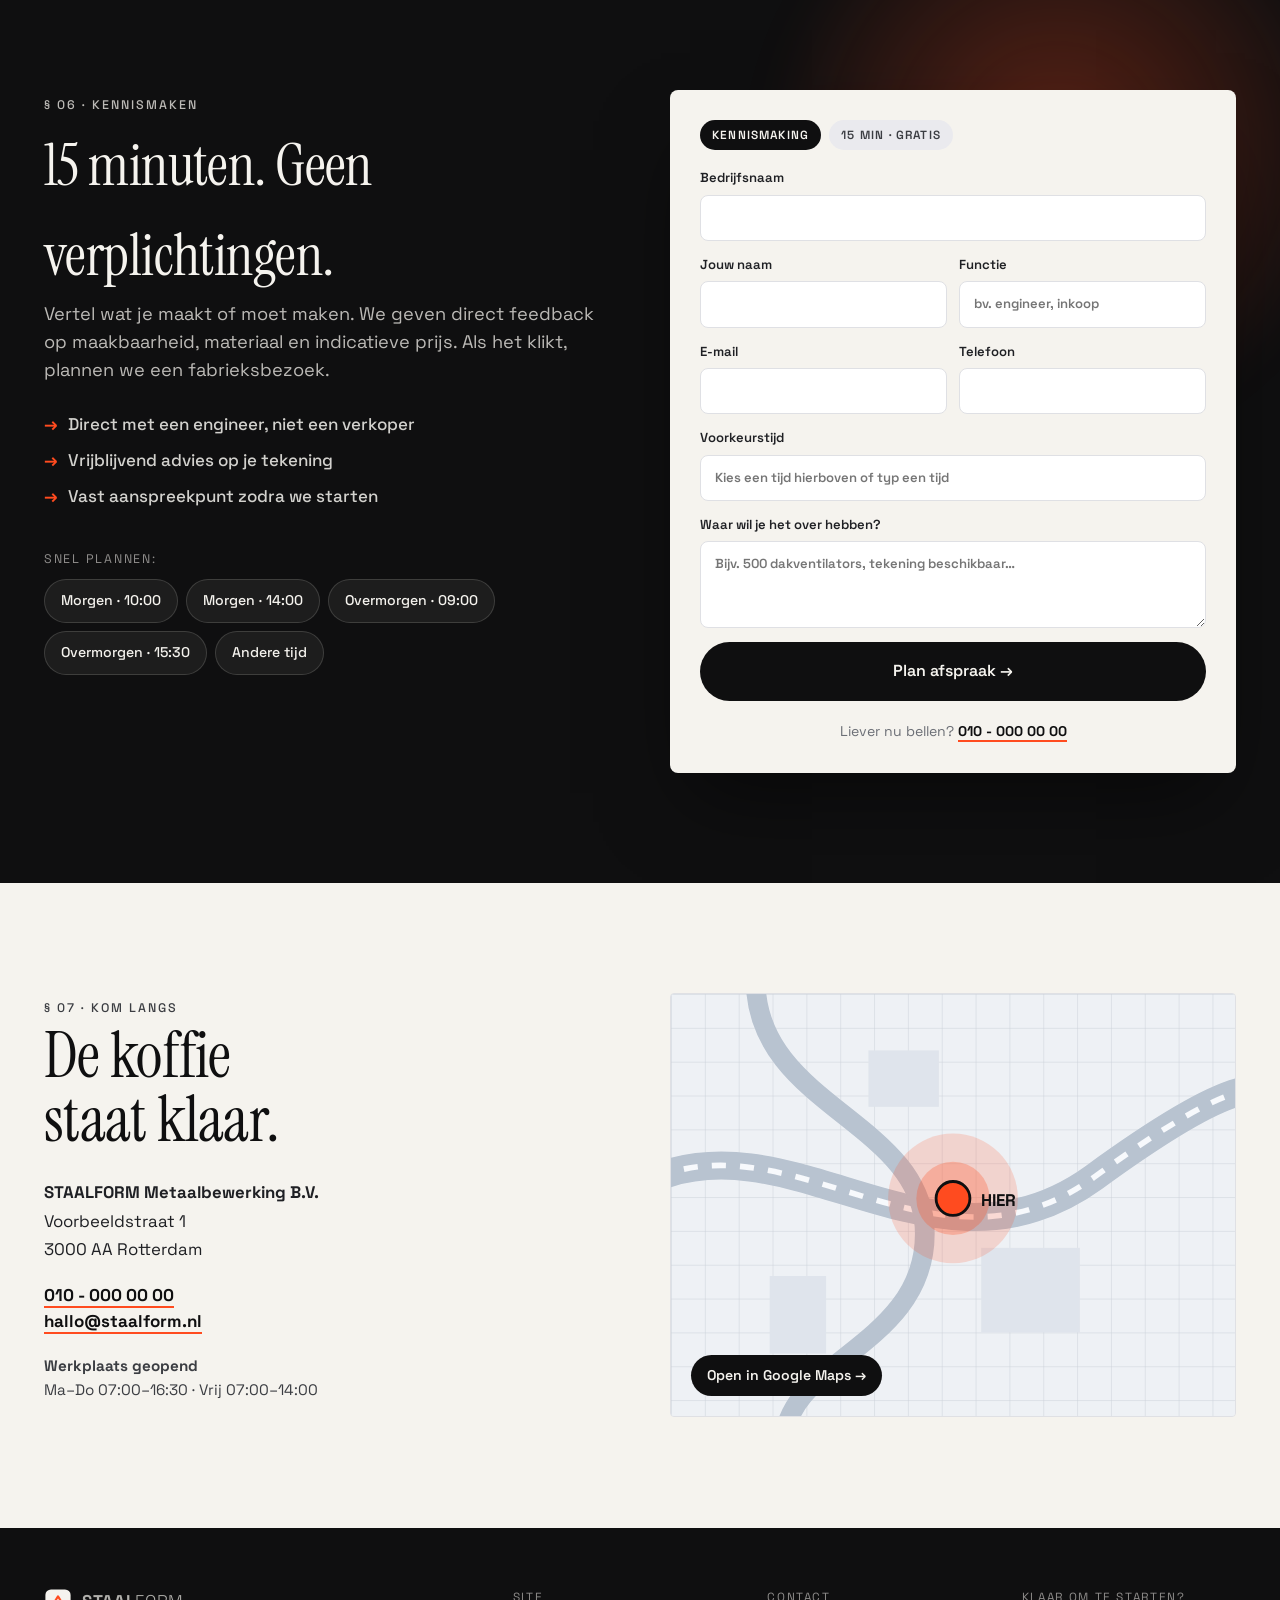
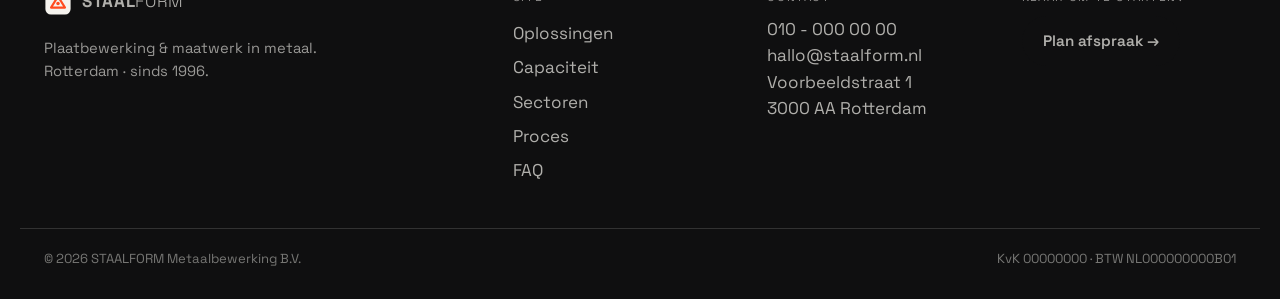
<file: staalform/index.html>
<!doctype html>
<html lang="nl">
<head>
<meta charset="utf-8">
<meta name="viewport" content="width=device-width,initial-scale=1">
<title>STAALFORM — Metaalbewerking &amp; plaatwerk op maat voor de industrie</title>
<meta name="description" content="Van dakventilator tot dakschelp, van serieproduct tot prototype. Plaatbewerking en maatwerk in metaal voor bouw, industrie en installatie. Plan direct een afspraak.">
<link rel="preconnect" href="https://fonts.googleapis.com">
<link rel="preconnect" href="https://fonts.gstatic.com" crossorigin>
<link href="https://fonts.googleapis.com/css2?family=Space+Grotesk:wght@400;500;600;700&family=Instrument+Serif:ital@0;1&display=swap" rel="stylesheet">
<link rel="stylesheet" href="styles.css">
</head>
<body>

<a class="skip" href="#hoofd">Naar hoofdinhoud</a>

<header class="topbar" id="top">
  <div class="topbar__inner container">
    <a href="#top" class="wordmark" aria-label="STAALFORM home">
      <svg class="wordmark__mark" width="30" height="30" viewBox="0 0 40 40" aria-hidden="true">
        <rect x="2" y="2" width="36" height="36" rx="8" fill="var(--ink)"/>
        <path d="M10 28 L20 12 L30 28 Z" fill="none" stroke="var(--accent)" stroke-width="3" stroke-linejoin="round"/>
        <circle cx="20" cy="22" r="2.5" fill="var(--accent)"/>
      </svg>
      <span>STAAL<span class="wordmark__thin">FORM</span></span>
    </a>
    <nav class="topbar__nav" aria-label="Hoofdmenu">
      <a href="#oplossingen">Oplossingen</a>
      <a href="#capaciteit">Capaciteit</a>
      <a href="#sectoren">Sectoren</a>
      <a href="#proces">Proces</a>
      <a href="#faq">FAQ</a>
    </nav>
    <div class="topbar__actions">
      <a href="tel:+31000000000" class="phone">
        <svg width="16" height="16" viewBox="0 0 24 24" fill="none" stroke="currentColor" stroke-width="2" stroke-linecap="round" stroke-linejoin="round"><path d="M22 16.92v3a2 2 0 0 1-2.18 2 19.79 19.79 0 0 1-8.63-3.07 19.5 19.5 0 0 1-6-6 19.79 19.79 0 0 1-3.07-8.67A2 2 0 0 1 4.11 2h3a2 2 0 0 1 2 1.72 12.84 12.84 0 0 0 .7 2.81 2 2 0 0 1-.45 2.11L8.09 9.91a16 16 0 0 0 6 6l1.27-1.27a2 2 0 0 1 2.11-.45 12.84 12.84 0 0 0 2.81.7A2 2 0 0 1 22 16.92z"/></svg>
        010 - 000 00 00
      </a>
      <a href="#afspraak" class="btn btn--solid">Plan een afspraak →</a>
    </div>
    <button class="menu" aria-label="Menu openen" aria-controls="mob" aria-expanded="false">
      <span></span><span></span><span></span>
    </button>
  </div>
  <div id="mob" class="mob" hidden>
    <a href="#oplossingen">Oplossingen</a>
    <a href="#capaciteit">Capaciteit</a>
    <a href="#sectoren">Sectoren</a>
    <a href="#proces">Proces</a>
    <a href="#faq">FAQ</a>
    <a href="#afspraak" class="btn btn--solid">Plan een afspraak</a>
  </div>
</header>

<main id="hoofd">

  <!-- ==================== HERO / MARQUEE ==================== -->
  <section class="hero">
    <div class="container hero__grid">

      <div class="hero__copy">
        <p class="kicker">
          <span class="pulse"></span>
          Plaatbewerking · Rotterdam · sinds 1996
        </p>
        <h1 class="display">
          Metaal dat<br>
          <em>meedenkt</em><br>
          met jouw product.
        </h1>
        <p class="hero__lede">
          Van <strong>dakventilator</strong> tot <strong>dakschelp</strong>, van
          eerste prototype tot serieproductie van tienduizenden. Wij trekken
          diep, zetten scherp en lassen strak — precies zoals jouw tekening
          het bedoelt.
        </p>
        <div class="hero__cta">
          <a href="#afspraak" class="btn btn--solid btn--lg">
            Plan een kennismaking
            <svg width="18" height="18" viewBox="0 0 24 24" fill="none" stroke="currentColor" stroke-width="2.4" stroke-linecap="round" stroke-linejoin="round"><path d="M5 12h14M13 5l7 7-7 7"/></svg>
          </a>
          <a href="#oplossingen" class="btn btn--outline btn--lg">Zie oplossingen</a>
        </div>

        <dl class="badges">
          <div><dt>&lt;24u</dt><dd>reactie op je tekening</dd></div>
          <div><dt>1</dt><dd>vast aanspreekpunt</dd></div>
          <div><dt>0,5–8</dt><dd>mm plaatdikte</dd></div>
        </dl>
      </div>

      <div class="hero__visual" aria-hidden="true">
        <div class="blueprint">
          <svg viewBox="0 0 400 500" class="blueprint__svg">
            <defs>
              <pattern id="grid" width="20" height="20" patternUnits="userSpaceOnUse">
                <path d="M 20 0 L 0 0 0 20" fill="none" stroke="currentColor" stroke-width=".4" opacity=".35"/>
              </pattern>
              <linearGradient id="steel" x1="0" x2="1">
                <stop offset="0"    stop-color="#2c2c2f"/>
                <stop offset=".45"  stop-color="#8a8f96"/>
                <stop offset=".55"  stop-color="#c8ccd2"/>
                <stop offset="1"    stop-color="#3a3d43"/>
              </linearGradient>
            </defs>
            <rect width="400" height="500" fill="url(#grid)"/>
            <!-- Exploded dak-ventilator drawing -->
            <g class="bp__part bp__part--1">
              <ellipse cx="200" cy="90" rx="120" ry="26" fill="url(#steel)" stroke="var(--ink)" stroke-width="1.2"/>
              <ellipse cx="200" cy="82" rx="120" ry="26" fill="none" stroke="var(--ink)" stroke-width="1"/>
              <text x="330" y="88" class="bp__note">kap</text>
              <line x1="200" y1="105" x2="200" y2="150" stroke="var(--ink)" stroke-dasharray="4 4" stroke-width="1"/>
            </g>
            <g class="bp__part bp__part--2">
              <rect x="120" y="160" width="160" height="80" rx="4" fill="url(#steel)" stroke="var(--ink)"/>
              <line x1="120" y1="200" x2="280" y2="200" stroke="var(--ink)" stroke-dasharray="3 3" opacity=".5"/>
              <text x="290" y="205" class="bp__note">behuizing</text>
              <line x1="200" y1="245" x2="200" y2="290" stroke="var(--ink)" stroke-dasharray="4 4" stroke-width="1"/>
            </g>
            <g class="bp__part bp__part--3">
              <circle cx="200" cy="330" r="55" fill="url(#steel)" stroke="var(--ink)"/>
              <circle cx="200" cy="330" r="55" fill="none" stroke="var(--ink)" stroke-width=".5" opacity=".5"/>
              <g stroke="var(--ink)" stroke-width="1.4" fill="none">
                <path d="M200 285 C 220 315 220 345 200 375 C 180 345 180 315 200 285Z"/>
                <path d="M245 330 C 215 350 185 350 155 330 C 185 310 215 310 245 330Z"/>
              </g>
              <text x="265" y="335" class="bp__note">rotor</text>
              <line x1="200" y1="390" x2="200" y2="430" stroke="var(--ink)" stroke-dasharray="4 4" stroke-width="1"/>
            </g>
            <g class="bp__part bp__part--4">
              <rect x="80" y="440" width="240" height="30" rx="3" fill="url(#steel)" stroke="var(--ink)"/>
              <text x="330" y="460" class="bp__note">flens</text>
            </g>
            <!-- Dimensions -->
            <g stroke="var(--accent)" stroke-width="1" fill="none">
              <line x1="40" y1="70"  x2="40" y2="490"/>
              <line x1="35" y1="70"  x2="45" y2="70"/>
              <line x1="35" y1="490" x2="45" y2="490"/>
            </g>
            <text x="20" y="285" class="bp__dim">Ø420</text>
          </svg>
          <span class="blueprint__stamp">
            <b>ONTW-2026-014</b>
            <span>DAKVENTILATOR · RVS316</span>
          </span>
        </div>
      </div>
    </div>

    <div class="marquee" aria-hidden="true">
      <div class="marquee__track">
        <span>Dakventilator</span><span>·</span>
        <span>Dakschelp</span><span>·</span>
        <span>Ophangbeugel</span><span>·</span>
        <span>Machinebehuizing</span><span>·</span>
        <span>Bolder</span><span>·</span>
        <span>Rookkanaal</span><span>·</span>
        <span>Kabeldoorvoer</span><span>·</span>
        <span>Trechter</span><span>·</span>
        <span>Kastwerk</span><span>·</span>
        <span>Beugel</span><span>·</span>
        <span>Dakventilator</span><span>·</span>
        <span>Dakschelp</span><span>·</span>
        <span>Ophangbeugel</span><span>·</span>
        <span>Machinebehuizing</span><span>·</span>
        <span>Bolder</span><span>·</span>
        <span>Rookkanaal</span><span>·</span>
        <span>Kabeldoorvoer</span><span>·</span>
        <span>Trechter</span><span>·</span>
        <span>Kastwerk</span><span>·</span>
        <span>Beugel</span>
      </div>
    </div>
  </section>

  <!-- ==================== OPLOSSINGEN ==================== -->
  <section id="oplossingen" class="solutions">
    <div class="container">
      <div class="section__lead">
        <p class="kicker kicker--dark">§ 01 · Oplossingen</p>
        <h2>Wat we voor je maken.</h2>
        <p class="lede">Elke maand rollen er honderden onderdelen van de vloer — geen twee hetzelfde. Een greep uit wat we het vaakst produceren:</p>
      </div>

      <div class="sol__grid">
        <article class="sol">
          <span class="sol__no">01</span>
          <div class="sol__art">
            <svg viewBox="0 0 100 100" fill="none" stroke="currentColor" stroke-width="1.5">
              <ellipse cx="50" cy="30" rx="34" ry="8"/>
              <path d="M16 30 v12 a34 8 0 0 0 68 0 v-12"/>
              <circle cx="50" cy="65" r="18"/>
              <path d="M50 47 v36 M32 65 h36"/>
            </svg>
          </div>
          <h3>Dakventilators</h3>
          <p>RVS-kap, behuizing en rotor. In series voor grote pandenbouwers of maatwerk voor renovatie.</p>
        </article>
        <article class="sol">
          <span class="sol__no">02</span>
          <div class="sol__art">
            <svg viewBox="0 0 100 100" fill="none" stroke="currentColor" stroke-width="1.5">
              <path d="M10 70 Q 50 20 90 70 Z"/>
              <path d="M10 70 Q 50 40 90 70"/>
              <path d="M50 30 v40"/>
            </svg>
          </div>
          <h3>Dakschelpen</h3>
          <p>Weerbestendige metalen dakvormen die water afvoeren en er 30 jaar strak uit blijven zien.</p>
        </article>
        <article class="sol">
          <span class="sol__no">03</span>
          <div class="sol__art">
            <svg viewBox="0 0 100 100" fill="none" stroke="currentColor" stroke-width="1.5">
              <rect x="15" y="35" width="70" height="35" rx="3"/>
              <path d="M15 40 h70 M15 65 h70"/>
              <circle cx="25" cy="52" r="2.5" fill="currentColor"/>
              <circle cx="75" cy="52" r="2.5" fill="currentColor"/>
            </svg>
          </div>
          <h3>Machinebehuizingen</h3>
          <p>Kasten en frames voor OEM-machines. Gepoedercoat of geborsteld — assemblage-ready.</p>
        </article>
        <article class="sol">
          <span class="sol__no">04</span>
          <div class="sol__art">
            <svg viewBox="0 0 100 100" fill="none" stroke="currentColor" stroke-width="1.5">
              <path d="M20 20 L40 20 L40 60 L60 60 L60 80 L80 80"/>
              <circle cx="30" cy="20" r="3.5"/>
              <circle cx="70" cy="80" r="3.5"/>
            </svg>
          </div>
          <h3>Ophangbeugels &amp; frames</h3>
          <p>Van kabelbeugel tot draagconstructie: gelaserd, gezet en gelast in één keer.</p>
        </article>
        <article class="sol">
          <span class="sol__no">05</span>
          <div class="sol__art">
            <svg viewBox="0 0 100 100" fill="none" stroke="currentColor" stroke-width="1.5">
              <path d="M20 20 L80 20 L60 60 L60 80 L40 80 L40 60 Z"/>
            </svg>
          </div>
          <h3>Trechters &amp; koeling</h3>
          <p>Complexe kegelvormen, ook uit dun materiaal. Dieptrekken tot 8 mm.</p>
        </article>
        <article class="sol">
          <span class="sol__no">06</span>
          <div class="sol__art">
            <svg viewBox="0 0 100 100" fill="none" stroke="currentColor" stroke-width="1.5">
              <path d="M15 60 h70"/>
              <path d="M15 60 Q 50 20 85 60"/>
              <path d="M22 60 v-4 M32 60 v-8 M42 60 v-12 M50 60 v-14 M58 60 v-12 M68 60 v-8 M78 60 v-4"/>
            </svg>
          </div>
          <h3>Prototype &amp; nulserie</h3>
          <p>Werkstuk in de hand binnen 10 werkdagen — sneller iteraties, veiliger investeringsbeslissingen.</p>
        </article>
      </div>

      <p class="sol__foot">
        Niet zeker of jouw product hier past? <a href="#afspraak">Stuur je tekening</a> — we bellen dezelfde dag terug.
      </p>
    </div>
  </section>

  <!-- ==================== CAPACITEIT (donker) ==================== -->
  <section id="capaciteit" class="capacity">
    <div class="container">
      <div class="section__lead section__lead--light">
        <p class="kicker kicker--light">§ 02 · Capaciteit</p>
        <h2>Alles wat je met plaat kunt doen — hier onder één dak.</h2>
      </div>

      <div class="cap__grid">
        <div class="cap__list">
          <ul>
            <li><span>01</span> Fiberlaser tot 3&nbsp;m × 1,5&nbsp;m</li>
            <li><span>02</span> Kantbank tot 4&nbsp;m · 320&nbsp;ton</li>
            <li><span>03</span> Dieptrekpers tot 250&nbsp;ton</li>
            <li><span>04</span> Excenter- &amp; hydraulische pers</li>
            <li><span>05</span> Ponsmachine &amp; slitschaar</li>
            <li><span>06</span> MIG · TIG · puntlassen</li>
            <li><span>07</span> Ontbramen &amp; stralen</li>
            <li><span>08</span> Poedercoat via partner</li>
          </ul>
        </div>
        <aside class="cap__facts">
          <div class="fact">
            <span class="fact__k">Materialen</span>
            <span class="fact__v">Staal · RVS 304/316 · aluminium · verzinkt · corten</span>
          </div>
          <div class="fact">
            <span class="fact__k">Series</span>
            <span class="fact__v">1 stuk → 100.000+</span>
          </div>
          <div class="fact">
            <span class="fact__k">Tekeningen</span>
            <span class="fact__v">STEP · DWG · DXF · PDF · IGES</span>
          </div>
          <div class="fact">
            <span class="fact__k">Levering</span>
            <span class="fact__v">NL &amp; BE binnen 24u · EU op afspraak</span>
          </div>
        </aside>
      </div>
    </div>
  </section>

  <!-- ==================== SECTOREN ==================== -->
  <section id="sectoren" class="sectors">
    <div class="container">
      <div class="section__lead">
        <p class="kicker kicker--dark">§ 03 · Sectoren</p>
        <h2>Voor wie we werken.</h2>
        <p class="lede">Overal waar er metaal in of aan een product zit, komen we ergens voorbij.</p>
      </div>

      <ul class="sectors__list" role="list">
        <li>
          <h3>Bouw &amp; installatie</h3>
          <p>Dakventilators, dakschelpen, doorvoeren, dakbeugels — voor installatietechniek en aannemerij.</p>
        </li>
        <li>
          <h3>Machinebouw &amp; OEM</h3>
          <p>Behuizingen, frames, panelen en onderdelen op tekening. Ook in serie met logistieke afroep.</p>
        </li>
        <li>
          <h3>Watersport &amp; scheepvaart</h3>
          <p>RVS-bolders, luikringen en dekhardware. Bestand tegen zoutwater en jaren buiten.</p>
        </li>
        <li>
          <h3>Voedsel &amp; farma</h3>
          <p>Hygiënisch geëindigd RVS, spleetvrij gelast waar het moet.</p>
        </li>
        <li>
          <h3>Retail &amp; interieur</h3>
          <p>Zichtwerk in metaal — displays, meubels, gevelelementen.</p>
        </li>
        <li>
          <h3>Energie &amp; utility</h3>
          <p>Kabelgoten, aardingsdelen, kastwerk voor laadinfrastructuur.</p>
        </li>
      </ul>
    </div>
  </section>

  <!-- ==================== PROCES ==================== -->
  <section id="proces" class="process">
    <div class="container">
      <div class="section__lead">
        <p class="kicker kicker--dark">§ 04 · Proces</p>
        <h2>Van eerste bel tot laatste dooskleur.</h2>
      </div>

      <div class="proc">
        <div class="proc__rail" aria-hidden="true"></div>
        <ol class="proc__steps">
          <li>
            <span class="proc__step">01</span>
            <div>
              <h3>Bel of stuur tekening</h3>
              <p>Binnen 1 werkdag zit je met een engineer aan tafel of aan de telefoon. Geen offerte-formulier van 5 pagina's.</p>
            </div>
          </li>
          <li>
            <span class="proc__step">02</span>
            <div>
              <h3>Maakbaarheids-check</h3>
              <p>We rekenen mee op materiaal, tolerantie en kostprijs. Vaak vinden we €5–15% besparing op de tekening.</p>
            </div>
          </li>
          <li>
            <span class="proc__step">03</span>
            <div>
              <h3>Offerte in dagen, niet weken</h3>
              <p>Heldere prijs, duidelijke doorlooptijd, transparante meerprijzen als er wat verandert.</p>
            </div>
          </li>
          <li>
            <span class="proc__step">04</span>
            <div>
              <h3>Productie &amp; levering</h3>
              <p>Eén vast aanspreekpunt, wekelijkse status, levering op locatie in NL/BE binnen 24 uur.</p>
            </div>
          </li>
        </ol>
      </div>
    </div>
  </section>

  <!-- ==================== TESTIMONIAL ==================== -->
  <section class="quote">
    <div class="container">
      <blockquote>
        <p><em>“Ze denken mee alsof het hun eigen product is. In één iteratie hadden we het onderdeel goedkoper én sterker.”</em></p>
        <footer>
          <cite><strong>Mark Overbeek</strong> · Product Engineer, VentilCorp</cite>
        </footer>
      </blockquote>
    </div>
  </section>

  <!-- ==================== FAQ ==================== -->
  <section id="faq" class="faq">
    <div class="container">
      <div class="section__lead">
        <p class="kicker kicker--dark">§ 05 · FAQ</p>
        <h2>Voordat je belt.</h2>
      </div>

      <div class="faq__list">
        <details>
          <summary>Doen jullie ook eenmalige, kleine series?</summary>
          <p>Ja — vanaf 1 stuk. We rekenen dan een insteltijd, maar geen minimumafname. Ideaal voor prototypes en jubileum-runs.</p>
        </details>
        <details>
          <summary>Welke bestandsformaten kan ik aanleveren?</summary>
          <p>STEP, DWG, DXF, IGES en PDF met maatvoering. Heb je alleen een schets? Ook goed — we maken samen de eerste tekening.</p>
        </details>
        <details>
          <summary>Werken jullie ook met RVS voor zoutwater?</summary>
          <p>Zeker. Voor buitentoepassingen adviseren we standaard 316 (marine grade). Bij kritische onderdelen 316L of duplex.</p>
        </details>
        <details>
          <summary>Hoe snel is de eerste offerte binnen?</summary>
          <p>Binnen 24 uur reageren we. Volledige offerte volgt meestal binnen 2–3 werkdagen, afhankelijk van complexiteit.</p>
        </details>
        <details>
          <summary>Kunnen jullie ook assembleren en afwerken?</summary>
          <p>Ja — samenbouw, ontbramen, stralen en (via partner) poedercoaten of anodiseren. Je krijgt je product klaar voor gebruik.</p>
        </details>
      </div>
    </div>
  </section>

  <!-- ==================== CTA / AFSPRAAK ==================== -->
  <section id="afspraak" class="appt">
    <div class="container appt__grid">
      <div class="appt__pitch">
        <p class="kicker kicker--light">§ 06 · Kennismaken</p>
        <h2>15 minuten. Geen verplichtingen.</h2>
        <p class="lede lede--light">
          Vertel wat je maakt of moet maken. We geven direct feedback op maakbaarheid,
          materiaal en indicatieve prijs. Als het klikt, plannen we een fabrieksbezoek.
        </p>
        <ul class="appt__perks">
          <li>Direct met een engineer, niet een verkoper</li>
          <li>Vrijblijvend advies op je tekening</li>
          <li>Vast aanspreekpunt zodra we starten</li>
        </ul>

        <div class="appt__slots">
          <p class="appt__label">Snel plannen:</p>
          <div class="slots">
            <button type="button" class="slot" data-slot="morgen 10:00">Morgen · 10:00</button>
            <button type="button" class="slot" data-slot="morgen 14:00">Morgen · 14:00</button>
            <button type="button" class="slot" data-slot="overmorgen 09:00">Overmorgen · 09:00</button>
            <button type="button" class="slot" data-slot="overmorgen 15:30">Overmorgen · 15:30</button>
            <button type="button" class="slot" data-slot="andere tijd">Andere tijd</button>
          </div>
        </div>
      </div>

      <form class="apptform" id="apptForm" novalidate>
        <div class="apptform__hdr">
          <span class="tag">Kennismaking</span>
          <span class="tag tag--muted">15 min · gratis</span>
        </div>
        <label>Bedrijfsnaam
          <input name="company" required autocomplete="organization">
        </label>
        <div class="row">
          <label>Jouw naam
            <input name="name" required autocomplete="name">
          </label>
          <label>Functie
            <input name="role" placeholder="bv. engineer, inkoop" autocomplete="organization-title">
          </label>
        </div>
        <div class="row">
          <label>E-mail
            <input type="email" name="email" required autocomplete="email">
          </label>
          <label>Telefoon
            <input type="tel" name="phone" required autocomplete="tel">
          </label>
        </div>
        <label>Voorkeurstijd
          <input name="slot" id="slotField" placeholder="Kies een tijd hierboven of typ een tijd" readonly>
        </label>
        <label>Waar wil je het over hebben?
          <textarea name="topic" rows="3" placeholder="Bijv. 500 dakventilators, tekening beschikbaar…"></textarea>
        </label>
        <button type="submit" class="btn btn--solid btn--lg btn--block">
          Plan afspraak →
        </button>
        <p class="apptform__note">
          Liever nu bellen? <a href="tel:+31000000000">010 - 000 00 00</a>
        </p>
      </form>
    </div>
  </section>

  <!-- ==================== CONTACT + KAART ==================== -->
  <section class="contact">
    <div class="container contact__grid">
      <div>
        <p class="kicker kicker--dark">§ 07 · Kom langs</p>
        <h2>De koffie<br>staat klaar.</h2>
        <address class="contact__addr">
          <strong>STAALFORM Metaalbewerking B.V.</strong><br>
          Voorbeeldstraat 1<br>
          3000 AA Rotterdam
        </address>
        <p class="contact__lines">
          <a href="tel:+31000000000">010 - 000 00 00</a><br>
          <a href="mailto:hallo@staalform.nl">hallo@staalform.nl</a>
        </p>
        <p class="contact__hours">
          <strong>Werkplaats geopend</strong><br>
          Ma–Do 07:00–16:30 · Vrij 07:00–14:00
        </p>
      </div>
      <div class="mapart" aria-hidden="true">
        <svg viewBox="0 0 400 300" width="100%" height="100%">
          <defs>
            <pattern id="mapgrid" width="24" height="24" patternUnits="userSpaceOnUse">
              <path d="M24 0 H0 V24" fill="none" stroke="#c9cfd8" stroke-width=".7"/>
            </pattern>
          </defs>
          <rect width="400" height="300" fill="#eef1f5"/>
          <rect width="400" height="300" fill="url(#mapgrid)"/>
          <path d="M-10 130 C 90 90, 190 210, 300 130 S 430 60, 430 90" stroke="#b8c3d0" stroke-width="20" fill="none"/>
          <path d="M-10 130 C 90 90, 190 210, 300 130 S 430 60, 430 90" stroke="#f7f9fc" stroke-width="4" stroke-dasharray="10 10" fill="none"/>
          <path d="M60 -10 C 60 80, 180 90, 180 170 S 80 260, 80 320" stroke="#b8c3d0" stroke-width="14" fill="none"/>
          <rect x="140" y="40" width="50" height="40" fill="#dfe4ec"/>
          <rect x="220" y="180" width="70" height="60" fill="#dfe4ec"/>
          <rect x="70" y="200" width="40" height="55" fill="#dfe4ec"/>
          <g transform="translate(200 145)">
            <circle r="46" fill="var(--accent)" opacity=".18"/>
            <circle r="26" fill="var(--accent)" opacity=".28"/>
            <circle r="12" fill="var(--accent)"/>
            <circle r="12" fill="none" stroke="var(--ink)" stroke-width="2"/>
          </g>
          <text x="220" y="150" font-family="var(--font-sans)" font-size="12" fill="var(--ink)" font-weight="700">HIER</text>
        </svg>
        <a href="https://maps.google.com" class="mapart__link" target="_blank" rel="noopener">Open in Google Maps →</a>
      </div>
    </div>
  </section>
</main>

<footer class="foot">
  <div class="container foot__grid">
    <div>
      <a class="wordmark wordmark--light" href="#top">
        <svg width="28" height="28" viewBox="0 0 40 40"><rect x="2" y="2" width="36" height="36" rx="8" fill="var(--paper)"/><path d="M10 28 L20 12 L30 28 Z" fill="none" stroke="var(--accent)" stroke-width="3" stroke-linejoin="round"/><circle cx="20" cy="22" r="2.5" fill="var(--accent)"/></svg>
        <span>STAAL<span class="wordmark__thin">FORM</span></span>
      </a>
      <p class="foot__tag">Plaatbewerking &amp; maatwerk in metaal.<br>Rotterdam · sinds 1996.</p>
    </div>
    <nav aria-label="Footer">
      <p class="foot__hdr">Site</p>
      <a href="#oplossingen">Oplossingen</a>
      <a href="#capaciteit">Capaciteit</a>
      <a href="#sectoren">Sectoren</a>
      <a href="#proces">Proces</a>
      <a href="#faq">FAQ</a>
    </nav>
    <div>
      <p class="foot__hdr">Contact</p>
      <a href="tel:+31000000000">010 - 000 00 00</a><br>
      <a href="mailto:hallo@staalform.nl">hallo@staalform.nl</a><br>
      <span>Voorbeeldstraat 1<br>3000 AA Rotterdam</span>
    </div>
    <div>
      <p class="foot__hdr">Klaar om te starten?</p>
      <a href="#afspraak" class="btn btn--solid">Plan afspraak →</a>
    </div>
  </div>
  <div class="container foot__base">
    <span>© <span id="yr">2026</span> STAALFORM Metaalbewerking B.V.</span>
    <span>KvK 00000000 · BTW NL000000000B01</span>
  </div>
</footer>

<script src="script.js" defer></script>
</body>
</html>
</file>
<file: racegame/styles.css>
:root {
  --bg: #0a0e17;
  --panel: #131a28;
  --panel-border: #232c40;
  --road: #23283a;
  --lane-line: #4a5170;
  --text: #f2f4fa;
  --text-dim: #8b93a7;
  --accent: #ff6a2e;
  --accent-dark: #d6501c;
  --accent-soft: #ffb066;
  --accent-2: #2fd6a4;
  --danger: #ff5b4c;
  --radius: 14px;
}

* { box-sizing: border-box; }

html, body {
  margin: 0;
  padding: 0;
  background: var(--bg);
  color: var(--text);
  font-family: "Segoe UI", Roboto, -apple-system, BlinkMacSystemFont, sans-serif;
}

.page {
  max-width: 1080px;
  margin: 0 auto;
  padding: 24px 20px 64px;
}

.hidden { display: none !important; }

/* ---------- Nav ---------- */

.top-nav {
  display: flex;
  align-items: center;
  justify-content: space-between;
  padding: 4px 2px 28px;
}

.logo {
  font-size: 1.15rem;
  font-weight: 800;
  letter-spacing: -0.01em;
}

.logo-x { color: var(--accent); }

.nav-link {
  color: var(--text-dim);
  text-decoration: none;
  font-size: 0.9rem;
}

.nav-link:hover { color: var(--text); }

/* ---------- Landing / hero ---------- */

.hero-grid {
  display: grid;
  grid-template-columns: 1fr;
  gap: 28px;
  align-items: start;
}

@media (min-width: 860px) {
  .hero-grid {
    grid-template-columns: 1.25fr 0.85fr;
  }
}

.eyebrow {
  margin: 0 0 10px;
  font-size: 0.75rem;
  font-weight: 700;
  letter-spacing: 0.1em;
  text-transform: uppercase;
  color: var(--accent);
}

.hero-copy h1 {
  margin: 0 0 14px;
  font-size: 2.6rem;
  line-height: 1.08;
  letter-spacing: -0.02em;
}

.accent-grad {
  background: linear-gradient(90deg, var(--accent), var(--accent-soft));
  -webkit-background-clip: text;
  background-clip: text;
  color: transparent;
}

.hero-sub {
  margin: 0 0 26px;
  max-width: 46ch;
  color: var(--text-dim);
  font-size: 1rem;
  line-height: 1.6;
}

.hero-sub strong { color: var(--text); }

.stat-row {
  display: grid;
  grid-template-columns: repeat(3, minmax(0, 1fr));
  gap: 12px;
  max-width: 480px;
  margin-bottom: 26px;
}

.stat {
  background: var(--panel);
  border: 1px solid var(--panel-border);
  border-radius: var(--radius);
  padding: 16px 14px;
  display: flex;
  flex-direction: column;
  gap: 4px;
}

.stat-num {
  font-size: 1.6rem;
  font-weight: 800;
  color: var(--accent);
}

.stat-label {
  font-size: 0.78rem;
  color: var(--text-dim);
}

/* ---------- Leaderboard ---------- */

.leaderboard-card {
  background: var(--panel);
  border: 1px solid var(--panel-border);
  border-radius: var(--radius);
  padding: 20px;
  max-width: 480px;
}

.leaderboard-card h2 {
  margin: 0 0 12px;
  font-size: 1.05rem;
}

.leaderboard-list {
  list-style: none;
  margin: 0;
  padding: 0;
  display: flex;
  flex-direction: column;
  gap: 6px;
}

.leaderboard-list li {
  display: flex;
  align-items: center;
  gap: 10px;
  font-size: 0.88rem;
  padding: 7px 0;
  border-bottom: 1px solid var(--panel-border);
}

.leaderboard-list li:last-child { border-bottom: none; }

.leaderboard-rank {
  width: 1.6em;
  color: var(--text-dim);
  font-variant-numeric: tabular-nums;
}

.leaderboard-email {
  flex: 1;
  color: var(--text-dim);
  overflow: hidden;
  text-overflow: ellipsis;
  white-space: nowrap;
}

.leaderboard-score {
  font-weight: 700;
  color: var(--accent-2);
  font-variant-numeric: tabular-nums;
}

.leaderboard-empty {
  color: var(--text-dim);
  font-size: 0.85rem;
  margin: 0;
}

.leaderboard-note {
  margin: 14px 0 0;
  font-size: 0.72rem;
  color: var(--text-dim);
  opacity: 0.8;
  line-height: 1.5;
}

.leaderboard-status {
  font-size: 0.82rem !important;
  color: var(--text-dim) !important;
  max-width: 280px;
}

/* ---------- Gate card / forms ---------- */

.gate-card,
.narrow-card {
  background: var(--panel);
  border: 1px solid var(--panel-border);
  border-radius: var(--radius);
  padding: 24px;
  max-width: 420px;
}

.narrow-card {
  margin: 60px auto 0;
  text-align: center;
}

.gate-card h2,
.narrow-card h2 {
  margin: 0 0 8px;
  font-size: 1.2rem;
}

.gate-intro,
.narrow-card p {
  margin: 0 0 16px;
  color: var(--text-dim);
  font-size: 0.88rem;
  line-height: 1.55;
}

.gate-form {
  display: flex;
  flex-direction: column;
  gap: 10px;
}

.field-label {
  font-size: 0.78rem;
  color: var(--text-dim);
  text-align: left;
}

input[type="text"],
input[type="email"] {
  background: var(--bg);
  border: 1px solid var(--panel-border);
  border-radius: 8px;
  color: var(--text);
  padding: 10px 11px;
  font-size: 0.92rem;
  width: 100%;
}

input:focus {
  outline: 2px solid var(--accent-2);
  outline-offset: 1px;
}

/* Honeypot: bewust onzichtbaar en onbereikbaar voor echte gebruikers,
   maar aanwezig in de DOM zodat simpele bots hem invullen. */
.hp-field {
  position: absolute;
  left: -9999px;
  width: 1px;
  height: 1px;
  overflow: hidden;
}

.consent-label {
  display: flex;
  align-items: flex-start;
  gap: 8px;
  font-size: 0.76rem;
  color: var(--text-dim);
  text-align: left;
  margin-top: 4px;
  cursor: pointer;
}

.consent-label input {
  margin-top: 2px;
  flex-shrink: 0;
}

.consent-label a { color: var(--accent-2); }

.form-error {
  color: var(--danger);
  font-size: 0.8rem;
  margin: 2px 0 0;
}

.form-error.hidden { display: none; }

.gate-fineprint {
  margin: 4px 0 0 !important;
  font-size: 0.72rem !important;
  color: var(--text-dim);
  opacity: 0.75;
}

.sim-note {
  background: var(--bg);
  border: 1px dashed var(--panel-border);
  border-radius: 10px;
  padding: 14px;
  margin-bottom: 14px;
}

.sim-note p {
  font-size: 0.8rem !important;
  margin: 0 0 10px !important;
}

/* ---------- Buttons ---------- */

.btn {
  border: none;
  border-radius: 999px;
  padding: 11px 22px;
  font-size: 0.95rem;
  font-weight: 700;
  cursor: pointer;
  transition: transform 0.1s ease, opacity 0.15s ease;
}

.btn:active { transform: scale(0.97); }

.btn-block { width: 100%; }

.btn-primary {
  background: var(--accent);
  color: #1a0d0a;
}

.btn-primary:hover { background: var(--accent-dark); }

.btn-secondary {
  background: transparent;
  color: var(--text-dim);
  border: 1px solid var(--panel-border);
}

.btn-secondary:hover { color: var(--text); border-color: var(--text-dim); }

/* ---------- Game view ---------- */

.game-card {
  background: var(--panel);
  border: 1px solid var(--panel-border);
  border-radius: var(--radius);
  padding: 14px;
  max-width: 420px;
  margin: 0 auto;
}

.hud {
  display: flex;
  justify-content: space-between;
  padding: 4px 6px 14px;
}

.hud-item {
  display: flex;
  flex-direction: column;
  gap: 2px;
}

.hud-item:last-child { text-align: right; }

.hud-label {
  font-size: 0.7rem;
  text-transform: uppercase;
  letter-spacing: 0.08em;
  color: var(--text-dim);
}

.hud-value {
  font-size: 1.4rem;
  font-weight: 700;
  font-variant-numeric: tabular-nums;
}

.stage {
  position: relative;
  width: 100%;
  aspect-ratio: 360 / 560;
  border-radius: 10px;
  overflow: hidden;
  background: var(--road);
}

#game-canvas {
  display: block;
  width: 100%;
  height: 100%;
}

.overlay {
  position: absolute;
  inset: 0;
  background: rgba(10, 14, 23, 0.9);
  display: flex;
  flex-direction: column;
  align-items: center;
  justify-content: center;
  text-align: center;
  padding: 24px 20px;
  gap: 10px;
}

.overlay.hidden { display: none; }

.overlay h2 {
  margin: 0 0 4px;
  font-size: 1.4rem;
}

.overlay p {
  margin: 0;
  color: var(--text-dim);
  font-size: 0.9rem;
  max-width: 280px;
}

.controls-hint {
  font-size: 0.8rem !important;
  line-height: 1.5;
}

.final-score {
  color: var(--text) !important;
  font-size: 1.1rem !important;
}

.final-score span {
  font-weight: 800;
  color: var(--accent-2);
}

.new-record {
  color: var(--accent) !important;
  font-weight: 700;
  font-size: 0.9rem !important;
}

.new-record.hidden { display: none; }

.form-actions {
  display: flex;
  flex-direction: column;
  gap: 8px;
  margin-top: 8px;
  width: 100%;
  max-width: 240px;
}

.touch-controls {
  display: flex;
  justify-content: space-between;
  gap: 10px;
  margin-top: 10px;
}

.touch-btn {
  flex: 1;
  padding: 14px 0;
  font-size: 1.2rem;
  background: var(--bg);
  color: var(--text);
  border: 1px solid var(--panel-border);
  border-radius: 10px;
  cursor: pointer;
  user-select: none;
  -webkit-user-select: none;
  touch-action: manipulation;
}

.touch-btn:active { background: var(--panel-border); }

@media (min-width: 560px) {
  .touch-controls { display: none; }
}

/* ---------- Terms / footnote ---------- */

.terms {
  margin-top: 40px;
  padding: 18px;
  background: var(--panel);
  border: 1px solid var(--panel-border);
  border-radius: var(--radius);
  font-size: 0.85rem;
  color: var(--text-dim);
  max-width: 720px;
}

.terms h2 {
  color: var(--text);
  font-size: 1rem;
  margin-top: 0;
}

.terms ul {
  padding-left: 18px;
  display: flex;
  flex-direction: column;
  gap: 8px;
}

.terms-note {
  margin-top: 14px;
  font-style: italic;
  font-size: 0.78rem;
  opacity: 0.8;
}

.tech-note {
  margin-top: 18px;
  font-size: 0.75rem;
  color: var(--text-dim);
  max-width: 720px;
  opacity: 0.7;
}

.tech-note code {
  background: var(--panel);
  padding: 1px 5px;
  border-radius: 4px;
}
</file>
<file: site/styles.css>
/* =========================================================
   Vemefa Constructa — vernieuwde site
   Brand kleuren staan hieronder als CSS custom properties.
   Vervang de HEX-waardes door de echte primaire, secundaire
   en tertiaire kleuren van Vemefa Constructa.
   ========================================================= */
:root {
  /* --- BRAND (vervang met echte waardes) --------------- */
  --brand-primary:   #0E2F52;  /* diep staalblauw   */
  --brand-secondary: #1E7CE8;  /* helder accentblauw */
  --brand-tertiary:  #F6A31B;  /* warm oranje (CTA)  */

  /* --- Systeem ------------------------------------------ */
  --ink-900: #0B1220;
  --ink-800: #1B2333;
  --ink-700: #384155;
  --ink-500: #6B7488;
  --ink-400: #9AA1B2;
  --ink-200: #E3E7EE;
  --ink-100: #F1F4F9;
  --ink-050: #F7F9FC;
  --white:   #FFFFFF;

  --radius-sm: 10px;
  --radius-md: 16px;
  --radius-lg: 24px;
  --radius-xl: 32px;

  --shadow-sm: 0 1px 2px rgba(11,18,32,.05), 0 1px 3px rgba(11,18,32,.04);
  --shadow-md: 0 8px 24px -12px rgba(11,18,32,.18), 0 2px 6px rgba(11,18,32,.06);
  --shadow-lg: 0 24px 60px -20px rgba(11,18,32,.35);

  --ease: cubic-bezier(.2,.7,.2,1);
  --dur:  220ms;

  --container: 1180px;

  --font-sans: "Plus Jakarta Sans", ui-sans-serif, system-ui, -apple-system, "Segoe UI", Roboto, sans-serif;
  --font-serif: "Fraunces", Georgia, "Times New Roman", serif;
}

/* ---- Base --------------------------------------------- */
*, *::before, *::after { box-sizing: border-box; }
html { scroll-behavior: smooth; -webkit-text-size-adjust: 100%; }
body {
  margin: 0;
  font-family: var(--font-sans);
  font-size: 17px;
  line-height: 1.55;
  color: var(--ink-800);
  background: var(--white);
  -webkit-font-smoothing: antialiased;
  text-rendering: optimizeLegibility;
}
img, svg { display: block; max-width: 100%; height: auto; }
a { color: inherit; text-decoration: none; }
button { font: inherit; cursor: pointer; }
:focus-visible {
  outline: 3px solid var(--brand-tertiary);
  outline-offset: 2px;
  border-radius: 6px;
}

.container {
  width: 100%;
  max-width: var(--container);
  margin: 0 auto;
  padding: 0 24px;
}

/* ---- Typography ---------------------------------------- */
h1, h2, h3 { font-family: var(--font-serif); color: var(--ink-900); letter-spacing: -.01em; margin: 0; }
h1 { font-size: clamp(2.4rem, 5.4vw, 4.4rem); line-height: 1.03; font-weight: 700; }
h2 { font-size: clamp(1.8rem, 3.4vw, 2.75rem); line-height: 1.1; font-weight: 700; }
h3 { font-size: 1.2rem; line-height: 1.3; font-weight: 600; font-family: var(--font-sans); letter-spacing: -.005em; }
p  { margin: 0 0 1rem; }

.ink { color: var(--brand-tertiary); font-style: italic; }

.eyebrow {
  display: inline-flex;
  align-items: center;
  gap: 10px;
  font-size: .78rem;
  font-weight: 700;
  text-transform: uppercase;
  letter-spacing: .12em;
  color: var(--brand-secondary);
  margin: 0 0 18px;
}
.eyebrow--light { color: rgba(255,255,255,.85); }
.eyebrow .dot {
  width: 8px; height: 8px; border-radius: 50%;
  background: var(--brand-tertiary);
  box-shadow: 0 0 0 4px color-mix(in srgb, var(--brand-tertiary) 22%, transparent);
}

.lede { font-size: 1.12rem; color: var(--ink-700); max-width: 62ch; }
.lede--light { color: rgba(255,255,255,.82); }

/* ---- Buttons ------------------------------------------- */
.btn {
  display: inline-flex;
  align-items: center;
  gap: 10px;
  padding: 13px 22px;
  border-radius: 999px;
  font-weight: 600;
  font-size: .98rem;
  border: 1.5px solid transparent;
  transition: transform var(--dur) var(--ease),
              box-shadow var(--dur) var(--ease),
              background var(--dur) var(--ease),
              color var(--dur) var(--ease);
  will-change: transform;
}
.btn:hover { transform: translateY(-1px); }
.btn:active { transform: translateY(0); }
.btn--lg { padding: 16px 28px; font-size: 1.02rem; }
.btn--block { width: 100%; justify-content: center; }

.btn--primary {
  background: var(--brand-tertiary);
  color: var(--ink-900);
  box-shadow: 0 8px 22px -8px color-mix(in srgb, var(--brand-tertiary) 60%, transparent);
}
.btn--primary:hover {
  background: color-mix(in srgb, var(--brand-tertiary) 88%, black);
  box-shadow: 0 14px 30px -10px color-mix(in srgb, var(--brand-tertiary) 65%, transparent);
}

.btn--ghost {
  background: transparent;
  color: var(--ink-900);
  border-color: var(--ink-200);
}
.btn--ghost:hover { border-color: var(--ink-800); background: var(--ink-050); }

.btn--white {
  background: var(--white);
  color: var(--brand-primary);
}
.btn--white:hover { background: color-mix(in srgb, var(--white) 92%, var(--brand-tertiary)); }

/* ---- Nav ----------------------------------------------- */
.nav {
  position: sticky; top: 0; z-index: 40;
  background: color-mix(in srgb, var(--white) 82%, transparent);
  backdrop-filter: saturate(160%) blur(14px);
  -webkit-backdrop-filter: saturate(160%) blur(14px);
  border-bottom: 1px solid transparent;
  transition: border-color var(--dur) var(--ease), background var(--dur) var(--ease);
}
.nav.is-scrolled { border-color: var(--ink-200); background: color-mix(in srgb, var(--white) 94%, transparent); }
.nav__inner {
  display: flex; align-items: center; gap: 24px;
  padding-top: 14px; padding-bottom: 14px;
}
.brand { display: flex; align-items: center; gap: 10px; }
.brand__mark {
  border-radius: 8px;
  background: var(--brand-primary);
}
.brand__word {
  font-family: var(--font-sans);
  font-size: 1.05rem; letter-spacing: -.01em; color: var(--ink-900);
}
.brand__word strong { font-weight: 800; }
.nav__links { display: flex; gap: 26px; margin-left: 12px; flex: 1; }
.nav__links a {
  font-size: .95rem; color: var(--ink-700); font-weight: 500;
  transition: color var(--dur) var(--ease);
  position: relative;
}
.nav__links a::after {
  content: ""; position: absolute; left: 0; right: 0; bottom: -6px;
  height: 2px; background: var(--brand-tertiary);
  transform: scaleX(0); transform-origin: left;
  transition: transform var(--dur) var(--ease);
}
.nav__links a:hover { color: var(--ink-900); }
.nav__links a:hover::after { transform: scaleX(1); }
.nav__cta { }

.nav__toggle {
  display: none;
  background: none; border: 0;
  width: 42px; height: 42px; border-radius: 10px;
  align-items: center; justify-content: center; flex-direction: column; gap: 4px;
}
.nav__toggle span { width: 22px; height: 2px; background: var(--ink-900); border-radius: 2px; transition: transform var(--dur) var(--ease), opacity var(--dur) var(--ease); }
.nav__toggle[aria-expanded="true"] span:nth-child(1) { transform: translateY(6px) rotate(45deg); }
.nav__toggle[aria-expanded="true"] span:nth-child(2) { opacity: 0; }
.nav__toggle[aria-expanded="true"] span:nth-child(3) { transform: translateY(-6px) rotate(-45deg); }

.nav__mobile {
  display: flex; flex-direction: column; gap: 6px;
  padding: 8px 24px 22px;
  border-top: 1px solid var(--ink-200);
  background: var(--white);
}
.nav__mobile a { padding: 12px 0; font-weight: 500; color: var(--ink-800); border-bottom: 1px solid var(--ink-100); }
.nav__mobile .btn { margin-top: 12px; align-self: flex-start; }

/* ---- Hero ---------------------------------------------- */
.hero {
  position: relative; overflow: hidden;
  padding: 90px 0 100px;
  background: var(--white);
  isolation: isolate;
}
.hero__bg {
  position: absolute; inset: 0; z-index: -1; overflow: hidden;
}
.hero__grid {
  position: absolute; inset: -2px;
  background-image:
    linear-gradient(color-mix(in srgb, var(--brand-primary) 8%, transparent) 1px, transparent 1px),
    linear-gradient(90deg, color-mix(in srgb, var(--brand-primary) 8%, transparent) 1px, transparent 1px);
  background-size: 44px 44px;
  mask-image: radial-gradient(ellipse 900px 500px at 30% 20%, #000 40%, transparent 75%);
  -webkit-mask-image: radial-gradient(ellipse 900px 500px at 30% 20%, #000 40%, transparent 75%);
  opacity: .8;
}
.hero__glow {
  position: absolute;
  right: -180px; top: -120px;
  width: 700px; height: 700px;
  background: radial-gradient(circle at 50% 50%,
      color-mix(in srgb, var(--brand-tertiary) 32%, transparent) 0%,
      transparent 60%);
  filter: blur(20px);
  animation: floaty 14s var(--ease) infinite alternate;
}
@keyframes floaty {
  from { transform: translate(0,0) scale(1); }
  to   { transform: translate(-40px, 30px) scale(1.06); }
}

.hero__inner { position: relative; }
.hero__title { max-width: 18ch; }
.hero__lede { font-size: 1.2rem; max-width: 58ch; color: var(--ink-700); margin-top: 22px; }
.hero__cta { display: flex; flex-wrap: wrap; gap: 12px; margin-top: 30px; }

.stats {
  list-style: none; padding: 0;
  margin: 60px 0 0;
  display: grid;
  grid-template-columns: repeat(4, 1fr);
  gap: 8px;
  border-top: 1px solid var(--ink-200);
  padding-top: 32px;
}
.stats li { display: flex; align-items: baseline; gap: 12px; }
.stats__num {
  font-family: var(--font-serif);
  font-size: clamp(2rem, 3.4vw, 2.8rem);
  font-weight: 700; color: var(--brand-primary);
  line-height: 1;
}
.stats__label { font-size: .84rem; color: var(--ink-500); line-height: 1.25; }

/* ---- Trust bar ----------------------------------------- */
.trust {
  padding: 26px 0;
  background: var(--ink-050);
  border-top: 1px solid var(--ink-100);
  border-bottom: 1px solid var(--ink-100);
}
.trust__label {
  text-align: center;
  font-size: .82rem;
  letter-spacing: .12em;
  text-transform: uppercase;
  color: var(--ink-500);
  margin: 0 0 12px;
}
.trust__row {
  display: flex; flex-wrap: wrap; justify-content: center;
  gap: 12px 22px;
  color: var(--ink-700);
  font-weight: 600; font-size: 1rem;
}

/* ---- Section base -------------------------------------- */
.section { padding: 100px 0; }
.section__head { margin: 0 auto 56px; max-width: 720px; }
.section__head--center { text-align: center; }
.section__head--center .eyebrow { justify-content: center; }
.section__head h2 { margin: 6px 0 14px; }

/* ---- Cards --------------------------------------------- */
.cards {
  display: grid;
  grid-template-columns: repeat(3, minmax(0, 1fr));
  gap: 20px;
}
.card {
  --tint: var(--brand-primary);
  background: var(--white);
  border: 1px solid var(--ink-200);
  border-radius: var(--radius-lg);
  padding: 28px 26px 30px;
  transition: transform var(--dur) var(--ease),
              border-color var(--dur) var(--ease),
              box-shadow var(--dur) var(--ease);
  position: relative; overflow: hidden;
}
.card::before {
  content: "";
  position: absolute; inset: 0;
  border-radius: inherit;
  background: linear-gradient(140deg, color-mix(in srgb, var(--tint) 8%, transparent), transparent 55%);
  opacity: 0; transition: opacity var(--dur) var(--ease);
  pointer-events: none;
}
.card:hover {
  transform: translateY(-4px);
  border-color: color-mix(in srgb, var(--tint) 40%, var(--ink-200));
  box-shadow: var(--shadow-md);
}
.card:hover::before { opacity: 1; }
.card__icon {
  width: 48px; height: 48px;
  border-radius: 12px;
  display: grid; place-items: center;
  background: color-mix(in srgb, var(--tint) 14%, var(--white));
  color: var(--tint);
  margin-bottom: 18px;
}
.card__icon svg { width: 24px; height: 24px; }
.card h3 { margin-bottom: 8px; }
.card p { margin: 0; color: var(--ink-700); font-size: .98rem; }

/* ---- Technieken strip ---------------------------------- */
.techniques {
  background: var(--brand-primary);
  color: var(--white);
  padding: 100px 0;
  position: relative; overflow: hidden;
}
.techniques::before {
  content: "";
  position: absolute; inset: 0;
  background:
    radial-gradient(circle at 85% 15%, color-mix(in srgb, var(--brand-secondary) 55%, transparent) 0%, transparent 45%),
    radial-gradient(circle at 10% 90%, color-mix(in srgb, var(--brand-tertiary) 30%, transparent) 0%, transparent 40%);
  opacity: .55;
  pointer-events: none;
}
.techniques__grid {
  position: relative;
  display: grid;
  grid-template-columns: 1fr 1.2fr;
  gap: 60px;
  align-items: center;
}
.techniques__title { color: var(--white); }
.techniques h2 { max-width: 16ch; }
.techniques .lede { color: rgba(255,255,255,.82); margin-bottom: 26px; }
.chips {
  list-style: none; padding: 0; margin: 0;
  display: flex; flex-wrap: wrap; gap: 10px;
}
.chips li {
  background: rgba(255,255,255,.08);
  border: 1px solid rgba(255,255,255,.14);
  color: var(--white);
  padding: 10px 16px;
  border-radius: 999px;
  font-size: .92rem; font-weight: 500;
  transition: background var(--dur) var(--ease), transform var(--dur) var(--ease);
}
.chips li:hover { background: rgba(255,255,255,.14); transform: translateY(-2px); }

/* ---- Spotlight (watersport) ---------------------------- */
.spotlight {
  padding: 100px 0;
  background: linear-gradient(180deg, var(--ink-050), var(--white));
}
.spotlight__inner {
  display: grid;
  grid-template-columns: 1.1fr 1fr;
  gap: 60px;
  align-items: center;
}
.ticks { list-style: none; padding: 0; margin: 20px 0 30px; display: grid; gap: 10px; }
.ticks li {
  display: flex; gap: 12px; align-items: flex-start;
  color: var(--ink-800); font-weight: 500;
}
.ticks li::before {
  content: "";
  width: 20px; height: 20px; flex-shrink: 0; margin-top: 3px;
  border-radius: 6px;
  background: var(--brand-tertiary);
  background-image: url("data:image/svg+xml;utf8,<svg xmlns='http://www.w3.org/2000/svg' viewBox='0 0 24 24' fill='none' stroke='%230B1220' stroke-width='3' stroke-linecap='round' stroke-linejoin='round'><polyline points='20 6 9 17 4 12'/></svg>");
  background-size: 14px; background-position: center; background-repeat: no-repeat;
}
.spotlight__visual {
  position: relative;
  aspect-ratio: 1; max-width: 460px; margin: 0 auto;
  display: grid; place-items: center;
}
.spotlight__ring {
  position: absolute; inset: 0;
  border: 1.5px dashed color-mix(in srgb, var(--brand-primary) 30%, transparent);
  border-radius: 50%;
  animation: spin 40s linear infinite;
}
.spotlight__ring--2 {
  inset: 12%;
  border-style: solid;
  border-color: color-mix(in srgb, var(--brand-secondary) 22%, transparent);
  animation-direction: reverse;
  animation-duration: 60s;
}
@keyframes spin { to { transform: rotate(360deg); } }
.spotlight__product {
  position: relative;
  width: 68%; aspect-ratio: 1;
  filter: drop-shadow(0 30px 40px rgba(11,18,32,.25));
  animation: bob 8s ease-in-out infinite;
}
@keyframes bob {
  0%,100% { transform: translateY(0); }
  50%     { transform: translateY(-8px); }
}
.spotlight__caption {
  position: absolute; bottom: -46px; left: 50%; transform: translateX(-50%);
  white-space: nowrap; font-size: .82rem; color: var(--ink-500);
  letter-spacing: .06em; text-transform: uppercase;
}

/* ---- Steps --------------------------------------------- */
.steps {
  list-style: none; padding: 0; margin: 0;
  display: grid;
  grid-template-columns: repeat(4, 1fr);
  gap: 20px;
  counter-reset: s;
}
.step {
  background: var(--white);
  border: 1px solid var(--ink-200);
  border-radius: var(--radius-lg);
  padding: 28px 24px;
  position: relative;
  transition: transform var(--dur) var(--ease), box-shadow var(--dur) var(--ease);
}
.step:hover { transform: translateY(-4px); box-shadow: var(--shadow-md); }
.step__num {
  display: inline-block;
  font-family: var(--font-serif);
  font-size: 1.8rem;
  font-weight: 700;
  color: var(--brand-tertiary);
  margin-bottom: 12px;
}
.step h3 { margin-bottom: 6px; }
.step p { color: var(--ink-700); margin: 0; font-size: .96rem; }

/* ---- Why grid ----------------------------------------- */
.why {
  padding: 100px 0;
  background: var(--ink-050);
}
.why__grid {
  display: grid;
  grid-template-columns: 1fr 1.4fr;
  gap: 60px;
  align-items: start;
}
.why__intro h2 { max-width: 14ch; }
.why__points {
  display: grid;
  grid-template-columns: repeat(2, 1fr);
  gap: 30px 26px;
}
.why__points h3 { margin-bottom: 6px; color: var(--ink-900); }
.why__points p  { color: var(--ink-700); margin: 0; font-size: .98rem; }

/* ---- CTA / afspraak ------------------------------------ */
.cta {
  padding: 100px 0;
  background: var(--brand-primary);
  color: var(--white);
  position: relative; overflow: hidden;
}
.cta::before {
  content: "";
  position: absolute; inset: 0;
  background: radial-gradient(circle at 20% 80%,
    color-mix(in srgb, var(--brand-tertiary) 30%, transparent) 0%, transparent 55%);
  pointer-events: none;
}
.cta__inner {
  position: relative;
  display: grid;
  grid-template-columns: 1fr 1fr;
  gap: 60px;
  align-items: center;
}
.cta h2 { color: var(--white); }
.cta__perks {
  list-style: none; padding: 0; margin: 22px 0 0;
  display: grid; gap: 8px;
  color: rgba(255,255,255,.9); font-weight: 500;
}
.cta__perks li { display: flex; gap: 10px; align-items: center; }
.cta__perks li::before {
  content: ""; width: 8px; height: 8px; border-radius: 50%;
  background: var(--brand-tertiary);
  box-shadow: 0 0 0 4px color-mix(in srgb, var(--brand-tertiary) 25%, transparent);
}

.form {
  background: var(--white);
  color: var(--ink-800);
  border-radius: var(--radius-xl);
  padding: 30px;
  box-shadow: var(--shadow-lg);
  display: grid;
  gap: 14px;
}
.form__row { display: grid; grid-template-columns: 1fr 1fr; gap: 14px; }
.form label {
  display: grid; gap: 6px;
  font-size: .86rem; font-weight: 600; color: var(--ink-800);
}
.form input, .form textarea {
  font: inherit;
  border: 1.5px solid var(--ink-200);
  border-radius: 12px;
  padding: 12px 14px;
  background: var(--ink-050);
  color: var(--ink-900);
  transition: border-color var(--dur) var(--ease), background var(--dur) var(--ease), box-shadow var(--dur) var(--ease);
}
.form input:focus, .form textarea:focus {
  outline: none;
  background: var(--white);
  border-color: var(--brand-secondary);
  box-shadow: 0 0 0 4px color-mix(in srgb, var(--brand-secondary) 18%, transparent);
}
.upload {
  border: 1.5px dashed var(--ink-200);
  border-radius: 12px;
  padding: 16px;
  text-align: center;
  color: var(--ink-500);
  font-weight: 500;
  cursor: pointer;
  transition: border-color var(--dur) var(--ease), background var(--dur) var(--ease);
}
.upload:hover { border-color: var(--brand-secondary); background: var(--ink-050); color: var(--ink-800); }
.upload input { display: none; }
.form__note {
  margin: 6px 0 0; font-size: .9rem; color: var(--ink-500); text-align: center;
}
.form__note a { color: var(--brand-primary); font-weight: 700; text-decoration: underline; }

/* ---- Contact + map ------------------------------------- */
.contact { padding: 100px 0; }
.contact__grid {
  display: grid;
  grid-template-columns: 1fr 1fr;
  gap: 60px;
  align-items: center;
}
.contact__addr {
  font-style: normal;
  margin: 22px 0;
  font-size: 1.05rem;
  color: var(--ink-800);
  line-height: 1.7;
}
.contact__lines a { color: var(--brand-primary); font-weight: 700; }
.contact__lines a:hover { color: var(--brand-secondary); }

.map {
  position: relative;
  aspect-ratio: 4/3;
  border-radius: var(--radius-xl);
  overflow: hidden;
  background:
    linear-gradient(135deg, var(--brand-primary), color-mix(in srgb, var(--brand-primary) 65%, var(--brand-secondary)));
  display: grid; place-items: center;
  box-shadow: var(--shadow-lg);
}
.map::before, .map::after {
  content: "";
  position: absolute; inset: 0;
  background-image:
    linear-gradient(rgba(255,255,255,.08) 1px, transparent 1px),
    linear-gradient(90deg, rgba(255,255,255,.08) 1px, transparent 1px);
  background-size: 36px 36px;
}
.map::after {
  background:
    radial-gradient(circle at 55% 45%,
      color-mix(in srgb, var(--brand-tertiary) 35%, transparent) 0%, transparent 55%);
}
.map__pin {
  position: relative; z-index: 2;
  width: 24px; height: 24px; border-radius: 50%;
  background: var(--brand-tertiary);
  box-shadow: 0 0 0 8px color-mix(in srgb, var(--brand-tertiary) 30%, transparent),
              0 0 0 20px color-mix(in srgb, var(--brand-tertiary) 15%, transparent);
  animation: pulse 2.2s ease-in-out infinite;
}
@keyframes pulse {
  0%,100% { transform: scale(1); }
  50%     { transform: scale(1.12); }
}
.map__label {
  position: absolute; z-index: 2; bottom: 24px; left: 24px;
  color: var(--white); font-weight: 700; font-size: .95rem;
  padding: 8px 14px; border-radius: 999px;
  background: rgba(0,0,0,.35); backdrop-filter: blur(8px);
}

/* ---- Footer -------------------------------------------- */
.foot {
  background: var(--ink-900);
  color: rgba(255,255,255,.7);
  padding: 40px 0;
}
.foot__inner {
  display: flex; align-items: center; justify-content: space-between;
  flex-wrap: wrap; gap: 20px;
}
.foot .brand__word { color: var(--white); }
.foot__tag { margin: 0; font-size: .92rem; }
.foot__legal { margin: 0; font-size: .82rem; color: rgba(255,255,255,.5); }

/* ---- Reveal-on-scroll --------------------------------- */
.reveal { opacity: 0; transform: translateY(20px); transition: opacity .8s var(--ease), transform .8s var(--ease); }
.reveal.is-in { opacity: 1; transform: translateY(0); }

/* ---- Responsive --------------------------------------- */
@media (max-width: 1024px) {
  .cards { grid-template-columns: repeat(2, 1fr); }
  .steps { grid-template-columns: repeat(2, 1fr); }
  .why__grid { grid-template-columns: 1fr; }
  .why__intro h2 { max-width: none; }
  .techniques__grid,
  .spotlight__inner,
  .cta__inner,
  .contact__grid { grid-template-columns: 1fr; }
  .spotlight__visual { max-width: 380px; }
}

@media (max-width: 768px) {
  .section, .techniques, .spotlight, .why, .cta, .contact { padding: 72px 0; }
  .hero { padding: 60px 0 72px; }
  .nav__links, .nav__cta { display: none; }
  .nav__toggle { display: flex; }
  .stats { grid-template-columns: repeat(2, 1fr); gap: 20px 16px; }
  .cards { grid-template-columns: 1fr; }
  .steps { grid-template-columns: 1fr; }
  .why__points { grid-template-columns: 1fr; gap: 22px; }
  .form__row { grid-template-columns: 1fr; }
  .form { padding: 22px; }
  .foot__inner { flex-direction: column; align-items: flex-start; }
}

@media (prefers-reduced-motion: reduce) {
  *, *::before, *::after { animation: none !important; transition: none !important; }
  html { scroll-behavior: auto; }
}
</file>
<file: staalform/styles.css>
/* =========================================================
   STAALFORM — Editorial site voor metaalbewerking B2B
   Kleuren staan als CSS-vars bovenaan; ruil ze voor de
   echte brand-kleuren van de klant.
   ========================================================= */
:root {
  /* --- Palet (editorial / high-contrast) --- */
  --ink:      #0F0F10;
  --ink-2:    #1F2024;
  --ink-3:    #3B3D42;
  --ink-4:    #6C6F76;
  --line:     #DFE0E4;
  --line-2:   #EAEAEE;
  --paper:    #F5F3EE;     /* warm off-white — magazine-achtig */
  --paper-2:  #FAF8F3;
  --white:    #FFFFFF;
  --accent:   #FF4B1F;     /* electric orange — vervangbaar met brand-tertiary */
  --accent-ink: #0F0F10;

  --font-sans: "Space Grotesk", ui-sans-serif, system-ui, -apple-system, sans-serif;
  --font-disp: "Instrument Serif", "Times New Roman", serif;

  --container: 1240px;
  --gutter: 24px;

  --ease: cubic-bezier(.22,.7,.2,1);
  --dur:  240ms;
}

/* --- Base --- */
*, *::before, *::after { box-sizing: border-box; }
html { scroll-behavior: smooth; -webkit-text-size-adjust: 100%; }
body {
  margin: 0;
  font-family: var(--font-sans);
  font-size: 17px;
  line-height: 1.55;
  color: var(--ink-2);
  background: var(--paper);
  -webkit-font-smoothing: antialiased;
  text-rendering: optimizeLegibility;
}
img, svg { display: block; max-width: 100%; height: auto; }
a { color: inherit; text-decoration: none; }
button { font: inherit; cursor: pointer; background: none; border: 0; color: inherit; }
:focus-visible { outline: 3px solid var(--accent); outline-offset: 2px; border-radius: 6px; }
.skip {
  position: absolute; top: -100px; left: 12px;
  background: var(--ink); color: var(--paper);
  padding: 10px 16px; border-radius: 6px;
  transition: top var(--dur) var(--ease);
}
.skip:focus { top: 12px; }

.container {
  width: 100%;
  max-width: var(--container);
  margin: 0 auto;
  padding: 0 var(--gutter);
}

/* --- Typography --- */
h1, h2, h3, h4 { color: var(--ink); margin: 0; letter-spacing: -.01em; }
h1, h2 { font-family: var(--font-disp); font-weight: 400; }
h1 em, h2 em { font-style: italic; color: var(--accent); }
h3, h4 { font-family: var(--font-sans); font-weight: 600; letter-spacing: -.005em; }
p { margin: 0 0 1rem; }

.display {
  font-size: clamp(3rem, 8vw, 6.5rem);
  line-height: .96;
  letter-spacing: -.02em;
  margin: 24px 0 20px;
}
.lede { font-size: 1.14rem; color: var(--ink-3); max-width: 56ch; }
.lede--light { color: rgba(245,243,238,.75); }

.kicker {
  display: inline-flex;
  align-items: center;
  gap: 10px;
  font-family: var(--font-sans);
  font-size: .78rem;
  font-weight: 500;
  text-transform: uppercase;
  letter-spacing: .16em;
  color: var(--ink-4);
  margin: 0 0 6px;
}
.kicker--dark { color: var(--ink-3); }
.kicker--light { color: rgba(245,243,238,.75); }
.pulse {
  width: 8px; height: 8px; border-radius: 50%;
  background: var(--accent);
  box-shadow: 0 0 0 4px color-mix(in srgb, var(--accent) 25%, transparent);
  animation: p 1.8s ease-in-out infinite;
}
@keyframes p { 50% { transform: scale(1.15); } }

/* --- Buttons --- */
.btn {
  display: inline-flex; align-items: center; gap: 10px;
  padding: 12px 20px; border-radius: 999px;
  font-weight: 600; font-size: .95rem;
  border: 1.5px solid transparent;
  transition: transform var(--dur) var(--ease),
              background var(--dur) var(--ease),
              color var(--dur) var(--ease),
              border-color var(--dur) var(--ease);
}
.btn:hover { transform: translateY(-1px); }
.btn--lg { padding: 16px 26px; font-size: 1rem; }
.btn--block { width: 100%; justify-content: center; }
.btn--solid { background: var(--ink); color: var(--paper); }
.btn--solid:hover { background: var(--accent); color: var(--accent-ink); }
.btn--outline { background: transparent; color: var(--ink); border-color: var(--ink); }
.btn--outline:hover { background: var(--ink); color: var(--paper); }

/* --- Topbar --- */
.topbar {
  position: sticky; top: 0; z-index: 40;
  background: color-mix(in srgb, var(--paper) 88%, transparent);
  backdrop-filter: saturate(160%) blur(14px);
  -webkit-backdrop-filter: saturate(160%) blur(14px);
  border-bottom: 1px solid transparent;
  transition: border-color var(--dur) var(--ease), background var(--dur) var(--ease);
}
.topbar.is-scrolled { border-color: var(--line); background: color-mix(in srgb, var(--paper) 96%, transparent); }
.topbar__inner {
  display: flex; align-items: center; gap: 24px;
  padding-top: 14px; padding-bottom: 14px;
}
.wordmark {
  display: inline-flex; align-items: center; gap: 10px;
  font-family: var(--font-sans);
  font-weight: 700;
  letter-spacing: .04em;
  color: var(--ink);
}
.wordmark__thin { font-weight: 300; }
.wordmark--light { color: var(--paper); }
.topbar__nav {
  display: flex; gap: 24px; flex: 1;
  margin-left: 8px;
}
.topbar__nav a {
  font-size: .93rem; font-weight: 500; color: var(--ink-3);
  position: relative;
}
.topbar__nav a::after {
  content: "";
  position: absolute; left: 0; right: 0; bottom: -6px;
  height: 2px; background: var(--accent);
  transform: scaleX(0); transform-origin: left;
  transition: transform var(--dur) var(--ease);
}
.topbar__nav a:hover { color: var(--ink); }
.topbar__nav a:hover::after { transform: scaleX(1); }
.topbar__actions { display: flex; align-items: center; gap: 14px; }
.phone {
  display: inline-flex; align-items: center; gap: 8px;
  font-weight: 600; color: var(--ink);
}
.phone:hover { color: var(--accent); }

.menu {
  display: none;
  width: 42px; height: 42px; border-radius: 10px;
  align-items: center; justify-content: center; flex-direction: column; gap: 4px;
}
.menu span { width: 22px; height: 2px; background: var(--ink); border-radius: 2px; transition: transform var(--dur) var(--ease), opacity var(--dur) var(--ease); }
.menu[aria-expanded="true"] span:nth-child(1) { transform: translateY(6px) rotate(45deg); }
.menu[aria-expanded="true"] span:nth-child(2) { opacity: 0; }
.menu[aria-expanded="true"] span:nth-child(3) { transform: translateY(-6px) rotate(-45deg); }

.mob {
  display: flex; flex-direction: column; gap: 4px;
  padding: 8px 24px 24px;
  border-top: 1px solid var(--line);
  background: var(--paper);
}
.mob a { padding: 12px 0; font-weight: 500; color: var(--ink-2); border-bottom: 1px solid var(--line-2); }
.mob .btn { margin-top: 12px; align-self: flex-start; }

/* --- Hero --- */
.hero {
  padding: 80px 0 0;
  position: relative; overflow: hidden;
  background: var(--paper);
}
.hero__grid {
  display: grid;
  grid-template-columns: 1.15fr 1fr;
  gap: 60px;
  align-items: center;
  padding-bottom: 90px;
}
.hero__lede { font-size: 1.15rem; max-width: 50ch; color: var(--ink-3); margin: 4px 0 32px; }
.hero__lede strong { color: var(--ink); font-weight: 600; }
.hero__cta { display: flex; flex-wrap: wrap; gap: 12px; }

.badges {
  margin: 44px 0 0; padding: 24px 0 0;
  border-top: 1px solid var(--line);
  display: grid; grid-template-columns: repeat(3, 1fr); gap: 20px;
}
.badges div dt {
  font-family: var(--font-disp);
  font-size: 2rem;
  color: var(--ink);
  line-height: 1;
  margin-bottom: 4px;
}
.badges div dd { margin: 0; font-size: .84rem; color: var(--ink-4); line-height: 1.3; }

.hero__visual {
  position: relative;
  aspect-ratio: 4/5;
  max-width: 480px;
  margin-left: auto;
}
.blueprint {
  position: relative;
  width: 100%; height: 100%;
  background: var(--paper-2);
  border: 1px solid var(--line);
  border-radius: 4px;
  padding: 24px;
  color: var(--ink-3);
  box-shadow:
    0 40px 60px -30px rgba(15,15,16,.25),
    inset 0 0 0 6px var(--paper-2),
    inset 0 0 0 7px var(--line);
}
.blueprint__svg { width: 100%; height: 100%; color: var(--ink-2); }
.bp__note { font-family: var(--font-sans); font-size: 11px; fill: var(--ink-3); letter-spacing: .08em; text-transform: uppercase; }
.bp__dim  { font-family: var(--font-sans); font-size: 11px; fill: var(--accent); letter-spacing: .04em; font-weight: 700; }
.bp__part { animation: partIn .9s var(--ease) both; }
.bp__part--2 { animation-delay: .1s; }
.bp__part--3 { animation-delay: .2s; }
.bp__part--4 { animation-delay: .3s; }
@keyframes partIn {
  from { opacity: 0; transform: translateY(-8px); }
  to   { opacity: 1; transform: none; }
}
.blueprint__stamp {
  position: absolute; bottom: 20px; right: 20px;
  font-family: var(--font-sans); font-size: .72rem;
  padding: 8px 12px;
  background: var(--paper);
  border: 1px solid var(--ink);
  color: var(--ink);
  letter-spacing: .12em;
  text-transform: uppercase;
  transform: rotate(-3deg);
}
.blueprint__stamp b { display: block; font-weight: 700; }
.blueprint__stamp span { display: block; font-weight: 400; font-size: .68rem; color: var(--ink-3); }

/* --- Marquee --- */
.marquee {
  border-top: 1px solid var(--ink);
  border-bottom: 1px solid var(--ink);
  background: var(--ink);
  color: var(--paper);
  overflow: hidden;
  padding: 18px 0;
}
.marquee__track {
  display: flex; gap: 22px;
  white-space: nowrap;
  animation: scroll 45s linear infinite;
  font-family: var(--font-disp);
  font-size: 1.6rem;
  font-style: italic;
}
.marquee__track span { color: var(--paper); }
.marquee__track span + span { color: var(--accent); }
@keyframes scroll {
  from { transform: translateX(0); }
  to   { transform: translateX(-50%); }
}

/* --- Section head --- */
.section__lead { max-width: 700px; margin: 0 0 48px; }
.section__lead h2 { font-size: clamp(2rem, 4.4vw, 3.4rem); line-height: 1.05; margin: 6px 0 14px; }
.section__lead--light { color: var(--paper); }
.section__lead--light h2 { color: var(--paper); }

/* --- Solutions --- */
.solutions { padding: 110px 0; background: var(--paper); }
.sol__grid {
  display: grid;
  grid-template-columns: repeat(3, 1fr);
  gap: 1px;
  background: var(--line);
  border: 1px solid var(--line);
}
.sol {
  padding: 34px 30px;
  background: var(--paper);
  position: relative;
  transition: background var(--dur) var(--ease);
}
.sol:hover { background: var(--white); }
.sol__no {
  position: absolute; top: 24px; right: 26px;
  font-family: var(--font-disp); font-size: 1rem; font-style: italic;
  color: var(--ink-4);
}
.sol__art {
  width: 64px; height: 64px;
  color: var(--ink);
  margin-bottom: 22px;
  transition: color var(--dur) var(--ease), transform var(--dur) var(--ease);
}
.sol:hover .sol__art { color: var(--accent); transform: rotate(-4deg); }
.sol h3 { font-size: 1.25rem; margin-bottom: 8px; }
.sol p { color: var(--ink-3); margin: 0; font-size: .96rem; }

.sol__foot {
  margin: 40px 0 0;
  font-size: .98rem;
  color: var(--ink-3);
  text-align: center;
}
.sol__foot a { color: var(--ink); border-bottom: 2px solid var(--accent); font-weight: 600; }
.sol__foot a:hover { color: var(--accent); }

/* --- Capacity --- */
.capacity {
  padding: 110px 0;
  background: var(--ink);
  color: var(--paper);
}
.cap__grid {
  display: grid;
  grid-template-columns: 1.4fr 1fr;
  gap: 60px;
  align-items: start;
}
.cap__list ul {
  list-style: none; padding: 0; margin: 0;
  display: grid; gap: 0;
  border-top: 1px solid rgba(245,243,238,.15);
}
.cap__list li {
  display: flex; gap: 20px; align-items: center;
  padding: 20px 4px;
  border-bottom: 1px solid rgba(245,243,238,.15);
  font-size: 1.15rem;
  font-family: var(--font-disp);
  transition: color var(--dur) var(--ease), padding-left var(--dur) var(--ease);
}
.cap__list li:hover { color: var(--accent); padding-left: 14px; }
.cap__list li span {
  font-family: var(--font-sans);
  font-size: .7rem;
  letter-spacing: .14em;
  color: rgba(245,243,238,.5);
  min-width: 24px;
}
.cap__list li:hover span { color: var(--accent); }

.cap__facts {
  display: grid; gap: 18px;
  padding: 30px;
  background: rgba(245,243,238,.04);
  border: 1px solid rgba(245,243,238,.15);
  border-radius: 4px;
}
.fact { display: grid; gap: 4px; padding-bottom: 14px; border-bottom: 1px solid rgba(245,243,238,.12); }
.fact:last-child { border: 0; padding-bottom: 0; }
.fact__k {
  font-size: .74rem; text-transform: uppercase; letter-spacing: .14em;
  color: rgba(245,243,238,.55);
}
.fact__v { color: var(--paper); font-weight: 500; }

/* --- Sectors --- */
.sectors { padding: 110px 0; background: var(--paper-2); }
.sectors__list {
  list-style: none; padding: 0; margin: 0;
  display: grid;
  grid-template-columns: repeat(3, 1fr);
  gap: 24px;
}
.sectors__list li {
  padding: 30px;
  background: var(--paper);
  border: 1px solid var(--line);
  border-radius: 4px;
  transition: transform var(--dur) var(--ease), border-color var(--dur) var(--ease);
  position: relative;
}
.sectors__list li::before {
  content: "";
  position: absolute; top: 0; left: 0;
  width: 40px; height: 3px;
  background: var(--accent);
  transform: scaleX(0); transform-origin: left;
  transition: transform var(--dur) var(--ease);
}
.sectors__list li:hover {
  transform: translateY(-4px);
  border-color: var(--ink);
}
.sectors__list li:hover::before { transform: scaleX(1); }
.sectors__list h3 { font-size: 1.15rem; margin-bottom: 8px; }
.sectors__list p { color: var(--ink-3); margin: 0; font-size: .96rem; }

/* --- Process --- */
.process { padding: 110px 0; background: var(--paper); }
.proc { position: relative; }
.proc__rail {
  position: absolute; left: 30px; top: 26px; bottom: 26px;
  width: 2px; background: var(--line);
}
.proc__steps { list-style: none; padding: 0; margin: 0; display: grid; gap: 8px; }
.proc__steps li {
  display: grid; grid-template-columns: 80px 1fr; gap: 30px;
  padding: 26px 0;
  align-items: start;
  border-bottom: 1px solid var(--line-2);
}
.proc__steps li:last-child { border-bottom: 0; }
.proc__step {
  display: inline-grid; place-items: center;
  width: 60px; height: 60px; border-radius: 50%;
  background: var(--paper); border: 2px solid var(--ink);
  font-family: var(--font-disp);
  font-size: 1.4rem;
  color: var(--ink);
  z-index: 1;
  transition: background var(--dur) var(--ease), color var(--dur) var(--ease);
}
.proc__steps li:hover .proc__step { background: var(--accent); color: var(--ink); border-color: var(--ink); }
.proc__steps h3 { font-size: 1.35rem; margin-bottom: 6px; }
.proc__steps p  { color: var(--ink-3); margin: 0; max-width: 68ch; }

/* --- Quote --- */
.quote {
  padding: 100px 0;
  background: var(--paper-2);
  border-block: 1px solid var(--line);
}
.quote blockquote {
  margin: 0;
  font-family: var(--font-disp);
  font-size: clamp(1.8rem, 3.6vw, 3rem);
  line-height: 1.15;
  color: var(--ink);
  max-width: 24ch;
}
.quote blockquote p { margin: 0 0 24px; }
.quote em { font-style: italic; color: var(--accent); }
.quote footer { font-family: var(--font-sans); font-size: .95rem; color: var(--ink-3); }
.quote cite { font-style: normal; }
.quote cite strong { color: var(--ink); font-weight: 700; }

/* --- FAQ --- */
.faq { padding: 110px 0; background: var(--paper); }
.faq__list { display: grid; gap: 4px; max-width: 820px; }
.faq details {
  padding: 22px 0;
  border-bottom: 1px solid var(--line);
}
.faq summary {
  cursor: pointer;
  list-style: none;
  font-family: var(--font-disp);
  font-size: 1.4rem;
  color: var(--ink);
  display: flex; align-items: center; justify-content: space-between; gap: 20px;
  padding: 4px 0;
  transition: color var(--dur) var(--ease);
}
.faq summary::-webkit-details-marker { display: none; }
.faq summary::after {
  content: "+";
  font-family: var(--font-sans);
  font-size: 1.6rem; font-weight: 300;
  color: var(--ink-3);
  transition: transform var(--dur) var(--ease), color var(--dur) var(--ease);
}
.faq details[open] summary { color: var(--accent); }
.faq details[open] summary::after { transform: rotate(45deg); color: var(--accent); }
.faq details p {
  margin: 12px 0 0;
  color: var(--ink-3);
  font-size: 1rem;
  max-width: 70ch;
}

/* --- Appointment CTA --- */
.appt {
  padding: 110px 0;
  background: var(--ink);
  color: var(--paper);
  position: relative; overflow: hidden;
}
.appt::before {
  content: "";
  position: absolute; inset: -20% -10% auto auto;
  width: 700px; height: 700px;
  background: radial-gradient(circle, color-mix(in srgb, var(--accent) 32%, transparent) 0%, transparent 60%);
  filter: blur(20px);
  pointer-events: none;
}
.appt__grid {
  position: relative;
  display: grid;
  grid-template-columns: 1fr 1fr;
  gap: 60px;
  align-items: start;
}
.appt h2 { font-size: clamp(2.2rem, 4.6vw, 3.6rem); color: var(--paper); }
.appt__perks {
  list-style: none; padding: 0; margin: 26px 0 40px;
  display: grid; gap: 10px;
  color: rgba(245,243,238,.85); font-weight: 500;
}
.appt__perks li { display: flex; gap: 10px; align-items: center; }
.appt__perks li::before {
  content: "→"; color: var(--accent); font-weight: 700;
}
.appt__label { font-size: .78rem; text-transform: uppercase; letter-spacing: .14em; color: rgba(245,243,238,.55); margin-bottom: 10px; }
.slots { display: flex; flex-wrap: wrap; gap: 8px; }
.slot {
  padding: 10px 16px;
  background: rgba(245,243,238,.06);
  border: 1px solid rgba(245,243,238,.15);
  color: var(--paper);
  border-radius: 999px;
  font-size: .88rem; font-weight: 500;
  transition: background var(--dur) var(--ease), border-color var(--dur) var(--ease), transform var(--dur) var(--ease);
}
.slot:hover { background: rgba(245,243,238,.14); transform: translateY(-1px); }
.slot.is-active {
  background: var(--accent);
  border-color: var(--accent);
  color: var(--accent-ink);
}

.apptform {
  background: var(--paper);
  color: var(--ink-2);
  border-radius: 8px;
  padding: 30px;
  display: grid; gap: 14px;
  box-shadow: 0 40px 80px -20px rgba(0,0,0,.5);
}
.apptform__hdr { display: flex; gap: 8px; margin-bottom: 4px; }
.tag {
  display: inline-flex; align-items: center;
  padding: 6px 12px; border-radius: 999px;
  background: var(--ink); color: var(--paper);
  font-size: .74rem; letter-spacing: .1em; text-transform: uppercase; font-weight: 600;
}
.tag--muted { background: var(--line-2); color: var(--ink-3); }

.apptform label {
  display: grid; gap: 6px;
  font-size: .82rem; font-weight: 600; color: var(--ink-2);
}
.apptform .row { display: grid; grid-template-columns: 1fr 1fr; gap: 12px; }
.apptform input, .apptform textarea {
  font: inherit;
  border: 1.5px solid var(--line);
  border-radius: 8px;
  padding: 12px 14px;
  background: var(--white);
  color: var(--ink);
  transition: border-color var(--dur) var(--ease), box-shadow var(--dur) var(--ease);
}
.apptform input:focus, .apptform textarea:focus {
  outline: none;
  border-color: var(--ink);
  box-shadow: 0 0 0 4px color-mix(in srgb, var(--accent) 22%, transparent);
}
.apptform__note {
  margin: 6px 0 0; font-size: .88rem; color: var(--ink-4); text-align: center;
}
.apptform__note a { color: var(--ink); font-weight: 700; border-bottom: 2px solid var(--accent); }

/* --- Contact --- */
.contact { padding: 110px 0; background: var(--paper); }
.contact__grid {
  display: grid; grid-template-columns: 1fr 1fr; gap: 60px; align-items: center;
}
.contact h2 { font-size: clamp(2.4rem, 5vw, 4rem); line-height: 1; }
.contact__addr {
  font-style: normal; margin: 26px 0 18px;
  font-size: 1.05rem; color: var(--ink-2); line-height: 1.7;
}
.contact__lines a { color: var(--ink); font-weight: 700; border-bottom: 2px solid var(--accent); }
.contact__lines a:hover { color: var(--accent); }
.contact__hours { margin-top: 20px; font-size: .95rem; color: var(--ink-3); }

.mapart {
  position: relative;
  border-radius: 4px; overflow: hidden;
  border: 1px solid var(--line);
  aspect-ratio: 4/3;
  background: #eef1f5;
}
.mapart__link {
  position: absolute; bottom: 20px; left: 20px;
  background: var(--ink); color: var(--paper);
  padding: 10px 16px; border-radius: 999px;
  font-size: .88rem; font-weight: 600;
}
.mapart__link:hover { background: var(--accent); color: var(--ink); }

/* --- Footer --- */
.foot {
  background: var(--ink);
  color: rgba(245,243,238,.7);
  padding: 60px 0 30px;
}
.foot__grid {
  display: grid;
  grid-template-columns: 2fr 1fr 1fr 1fr;
  gap: 40px;
  padding-bottom: 40px;
  border-bottom: 1px solid rgba(245,243,238,.15);
}
.foot a { color: rgba(245,243,238,.7); transition: color var(--dur) var(--ease); }
.foot a:hover { color: var(--accent); }
.foot nav a { display: block; padding: 4px 0; }
.foot__hdr {
  font-size: .74rem; text-transform: uppercase; letter-spacing: .14em;
  color: rgba(245,243,238,.55); margin: 0 0 10px;
}
.foot__tag { margin: 14px 0 0; font-size: .92rem; color: rgba(245,243,238,.6); }
.foot__base {
  display: flex; justify-content: space-between; padding-top: 20px;
  font-size: .82rem; color: rgba(245,243,238,.45);
  flex-wrap: wrap; gap: 10px;
}

/* --- Reveal on scroll --- */
.reveal { opacity: 0; transform: translateY(24px); transition: opacity .9s var(--ease), transform .9s var(--ease); }
.reveal.is-in { opacity: 1; transform: none; }

/* --- Responsive --- */
@media (max-width: 1024px) {
  .hero__grid,
  .cap__grid,
  .contact__grid,
  .appt__grid { grid-template-columns: 1fr; }
  .hero__visual { max-width: 420px; margin: 0; }
  .sol__grid { grid-template-columns: repeat(2, 1fr); }
  .sectors__list { grid-template-columns: repeat(2, 1fr); }
  .foot__grid { grid-template-columns: 1fr 1fr; }
}
@media (max-width: 768px) {
  .solutions, .capacity, .sectors, .process, .quote, .faq, .appt, .contact { padding: 72px 0; }
  .hero { padding-top: 50px; }
  .hero__grid { padding-bottom: 60px; }
  .topbar__nav, .topbar__actions { display: none; }
  .menu { display: flex; }
  .badges { grid-template-columns: 1fr; gap: 14px; }
  .badges div { display: flex; align-items: baseline; gap: 14px; padding-bottom: 8px; border-bottom: 1px solid var(--line-2); }
  .badges div dt { font-size: 1.6rem; }
  .sol__grid, .sectors__list { grid-template-columns: 1fr; }
  .apptform .row { grid-template-columns: 1fr; }
  .apptform { padding: 22px; }
  .proc__steps li { grid-template-columns: 50px 1fr; gap: 20px; }
  .proc__step { width: 50px; height: 50px; font-size: 1.2rem; }
  .proc__rail { left: 25px; }
  .foot__grid { grid-template-columns: 1fr; }
}

@media (prefers-reduced-motion: reduce) {
  *, *::before, *::after { animation: none !important; transition: none !important; }
  html { scroll-behavior: auto; }
}
</file>
